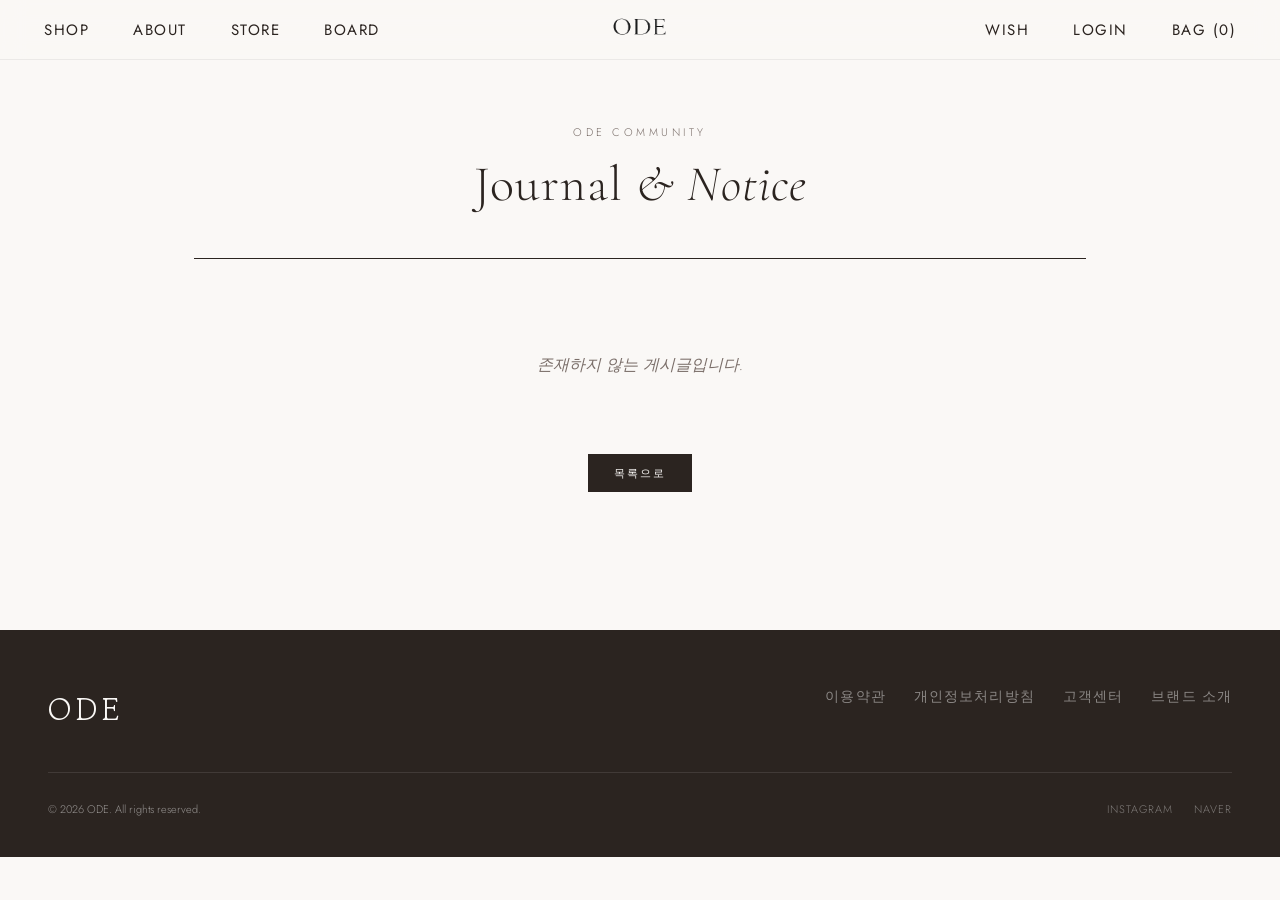
<file: board-view.html>
<!DOCTYPE html>
<html lang="ko">
<head>
  <meta charset="UTF-8" />
  <meta name="viewport" content="width=device-width, initial-scale=1.0" />
  <title>BOARD — ODE</title>
  <link rel="preconnect" href="https://fonts.googleapis.com">
  <link rel="preconnect" href="https://fonts.gstatic.com" crossorigin>
  <link href="https://fonts.googleapis.com/css2?family=Cormorant+Garamond:ital,wght@0,300;0,400;0,500;1,300;1,400&family=Jost:wght@200;300;400;500&display=swap" rel="stylesheet">
  <link rel="stylesheet" href="style.css" />
  <link rel="stylesheet" href="cart.css" />
  <link rel="stylesheet" href="board.css" />
</head>
<body>

  <!-- CURSOR -->
  <div class="cursor" id="cursor"></div>
  <div class="cursor-follower" id="cursor-follower"></div>

  <!-- HEADER -->
  <header class="header" id="header" style="opacity:1">
    <nav class="nav-left">
      <div class="nav-item" id="nav-shop">
        <a href="shop.html" class="nav-link">SHOP</a>
      </div>
      <a href="about.html" class="nav-link">ABOUT</a>
      <a href="stockist.html" class="nav-link">STORE</a>
      <a href="board.html" class="nav-link">BOARD</a>
    </nav>
    <a href="index.html" class="logo">
      <img src="images/ode logo.png" alt="ODE" />
    </a>
    <nav class="nav-right">
      <a href="wishlist.html" class="nav-link">WISH</a>
      <a href="login.html" class="nav-link">LOGIN</a>
      <a href="cart.html" class="nav-link">BAG (<span class="bag-count-el">0</span>)</a>
    </nav>
    <button class="hamburger" id="hamburger" aria-label="메뉴">
      <span></span><span></span><span></span>
    </button>
  </header>
  <div class="mobile-menu" id="mobile-menu">
    <a href="shop.html" class="mobile-menu-link">SHOP</a>
    <a href="about.html" class="mobile-menu-link">ABOUT</a>
    <a href="stockist.html" class="mobile-menu-link">STORE</a>
    <a href="wishlist.html" class="mobile-menu-link">WISHLIST</a>
    <a href="board.html" class="mobile-menu-link">BOARD</a>
    <a href="login.html" class="mobile-menu-link">LOGIN</a>
  </div>

  <!-- POST VIEW -->
  <main class="boardpage">
    <div class="board-head">
      <p class="board-eyebrow">ODE COMMUNITY</p>
      <h1 class="board-title">Journal <em>&amp; Notice</em></h1>
    </div>

    <div id="post-view"><!-- rendered by board.js --></div>
  </main>

  <!-- FOOTER -->
  <footer class="footer">
    <div class="footer-top">
      <div class="footer-logo">ODE</div>
      <div class="footer-links">
        <a href="#">이용약관</a>
        <a href="#">개인정보처리방침</a>
        <a href="#">고객센터</a>
        <a href="about.html">브랜드 소개</a>
      </div>
    </div>
    <div class="footer-bottom">
      <p>© 2026 ODE. All rights reserved.</p>
      <div class="footer-sns">
        <a href="#">INSTAGRAM</a>
        <a href="#">NAVER</a>
      </div>
    </div>
  </footer>

  <script src="cart.js"></script>
  <script src="board.js"></script>
</body>
</html>
</file>
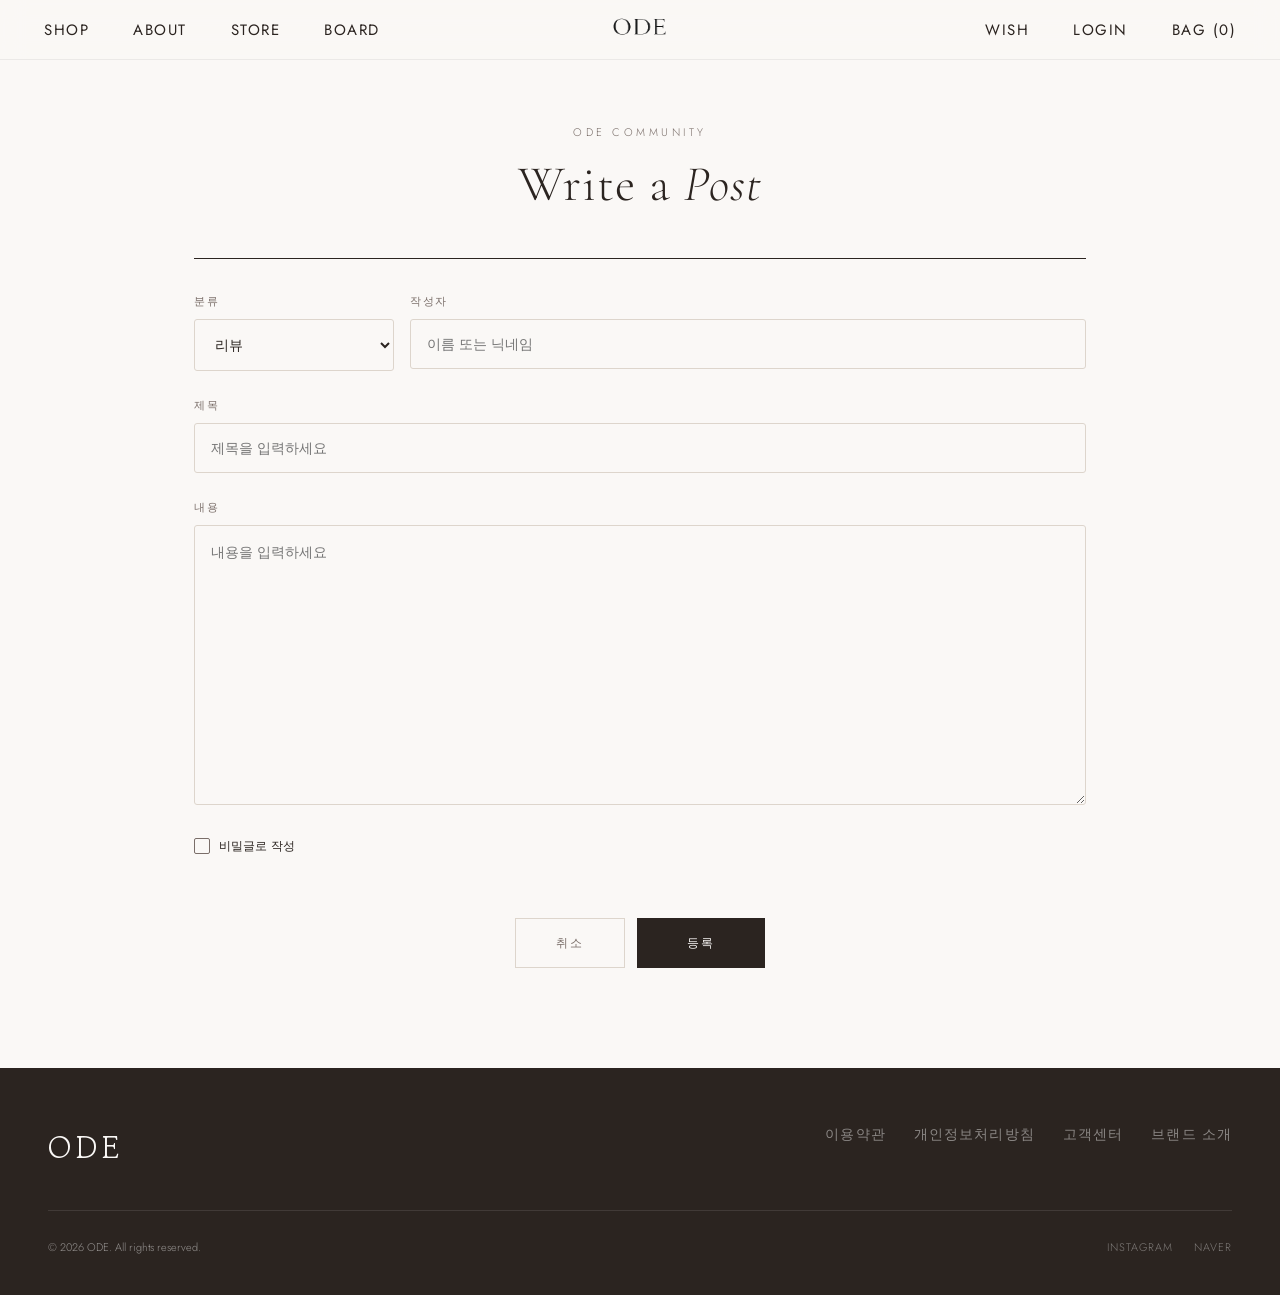
<file: board-write.html>
<!DOCTYPE html>
<html lang="ko">
<head>
  <meta charset="UTF-8" />
  <meta name="viewport" content="width=device-width, initial-scale=1.0" />
  <title>WRITE — ODE</title>
  <link rel="preconnect" href="https://fonts.googleapis.com">
  <link rel="preconnect" href="https://fonts.gstatic.com" crossorigin>
  <link href="https://fonts.googleapis.com/css2?family=Cormorant+Garamond:ital,wght@0,300;0,400;0,500;1,300;1,400&family=Jost:wght@200;300;400;500&display=swap" rel="stylesheet">
  <link rel="stylesheet" href="style.css" />
  <link rel="stylesheet" href="cart.css" />
  <link rel="stylesheet" href="board.css" />
</head>
<body>

  <!-- CURSOR -->
  <div class="cursor" id="cursor"></div>
  <div class="cursor-follower" id="cursor-follower"></div>

  <!-- HEADER -->
  <header class="header" id="header" style="opacity:1">
    <nav class="nav-left">
      <div class="nav-item" id="nav-shop">
        <a href="shop.html" class="nav-link">SHOP</a>
      </div>
      <a href="about.html" class="nav-link">ABOUT</a>
      <a href="stockist.html" class="nav-link">STORE</a>
      <a href="board.html" class="nav-link">BOARD</a>
    </nav>
    <a href="index.html" class="logo">
      <img src="images/ode logo.png" alt="ODE" />
    </a>
    <nav class="nav-right">
      <a href="wishlist.html" class="nav-link">WISH</a>
      <a href="login.html" class="nav-link">LOGIN</a>
      <a href="cart.html" class="nav-link">BAG (<span class="bag-count-el">0</span>)</a>
    </nav>
    <button class="hamburger" id="hamburger" aria-label="메뉴">
      <span></span><span></span><span></span>
    </button>
  </header>
  <div class="mobile-menu" id="mobile-menu">
    <a href="shop.html" class="mobile-menu-link">SHOP</a>
    <a href="about.html" class="mobile-menu-link">ABOUT</a>
    <a href="stockist.html" class="mobile-menu-link">STORE</a>
    <a href="wishlist.html" class="mobile-menu-link">WISHLIST</a>
    <a href="board.html" class="mobile-menu-link">BOARD</a>
    <a href="login.html" class="mobile-menu-link">LOGIN</a>
  </div>

  <!-- WRITE -->
  <main class="boardpage">
    <div class="board-head">
      <p class="board-eyebrow">ODE COMMUNITY</p>
      <h1 class="board-title">Write a <em>Post</em></h1>
    </div>

    <form class="write-form" id="write-form" novalidate>
      <div class="write-row">
        <div class="write-group" style="max-width:200px">
          <label class="write-label" for="w-cat">분류</label>
          <select class="write-select" id="w-cat">
            <option value="review">리뷰</option>
            <option value="qna">Q&amp;A</option>
            <option value="free">자유</option>
            <option value="notice">공지</option>
          </select>
        </div>
        <div class="write-group">
          <label class="write-label" for="w-author">작성자</label>
          <input class="write-input" type="text" id="w-author" placeholder="이름 또는 닉네임" />
        </div>
      </div>

      <div class="write-group">
        <label class="write-label" for="w-title">제목</label>
        <input class="write-input" type="text" id="w-title" placeholder="제목을 입력하세요" />
      </div>

      <div class="write-group">
        <label class="write-label" for="w-body">내용</label>
        <textarea class="write-textarea" id="w-body" placeholder="내용을 입력하세요"></textarea>
      </div>

      <label class="write-secret">
        <input type="checkbox" id="w-secret" />
        <span class="write-secret-box"></span>
        <span class="write-secret-text">비밀글로 작성</span>
      </label>

      <span class="write-err" id="w-err"></span>

      <div class="write-actions">
        <a href="board.html" class="write-cancel">취소</a>
        <button type="submit" class="write-submit">등록</button>
      </div>
    </form>
  </main>

  <!-- FOOTER -->
  <footer class="footer">
    <div class="footer-top">
      <div class="footer-logo">ODE</div>
      <div class="footer-links">
        <a href="#">이용약관</a>
        <a href="#">개인정보처리방침</a>
        <a href="#">고객센터</a>
        <a href="about.html">브랜드 소개</a>
      </div>
    </div>
    <div class="footer-bottom">
      <p>© 2026 ODE. All rights reserved.</p>
      <div class="footer-sns">
        <a href="#">INSTAGRAM</a>
        <a href="#">NAVER</a>
      </div>
    </div>
  </footer>

  <script src="cart.js"></script>
  <script src="board.js"></script>
</body>
</html>
</file>
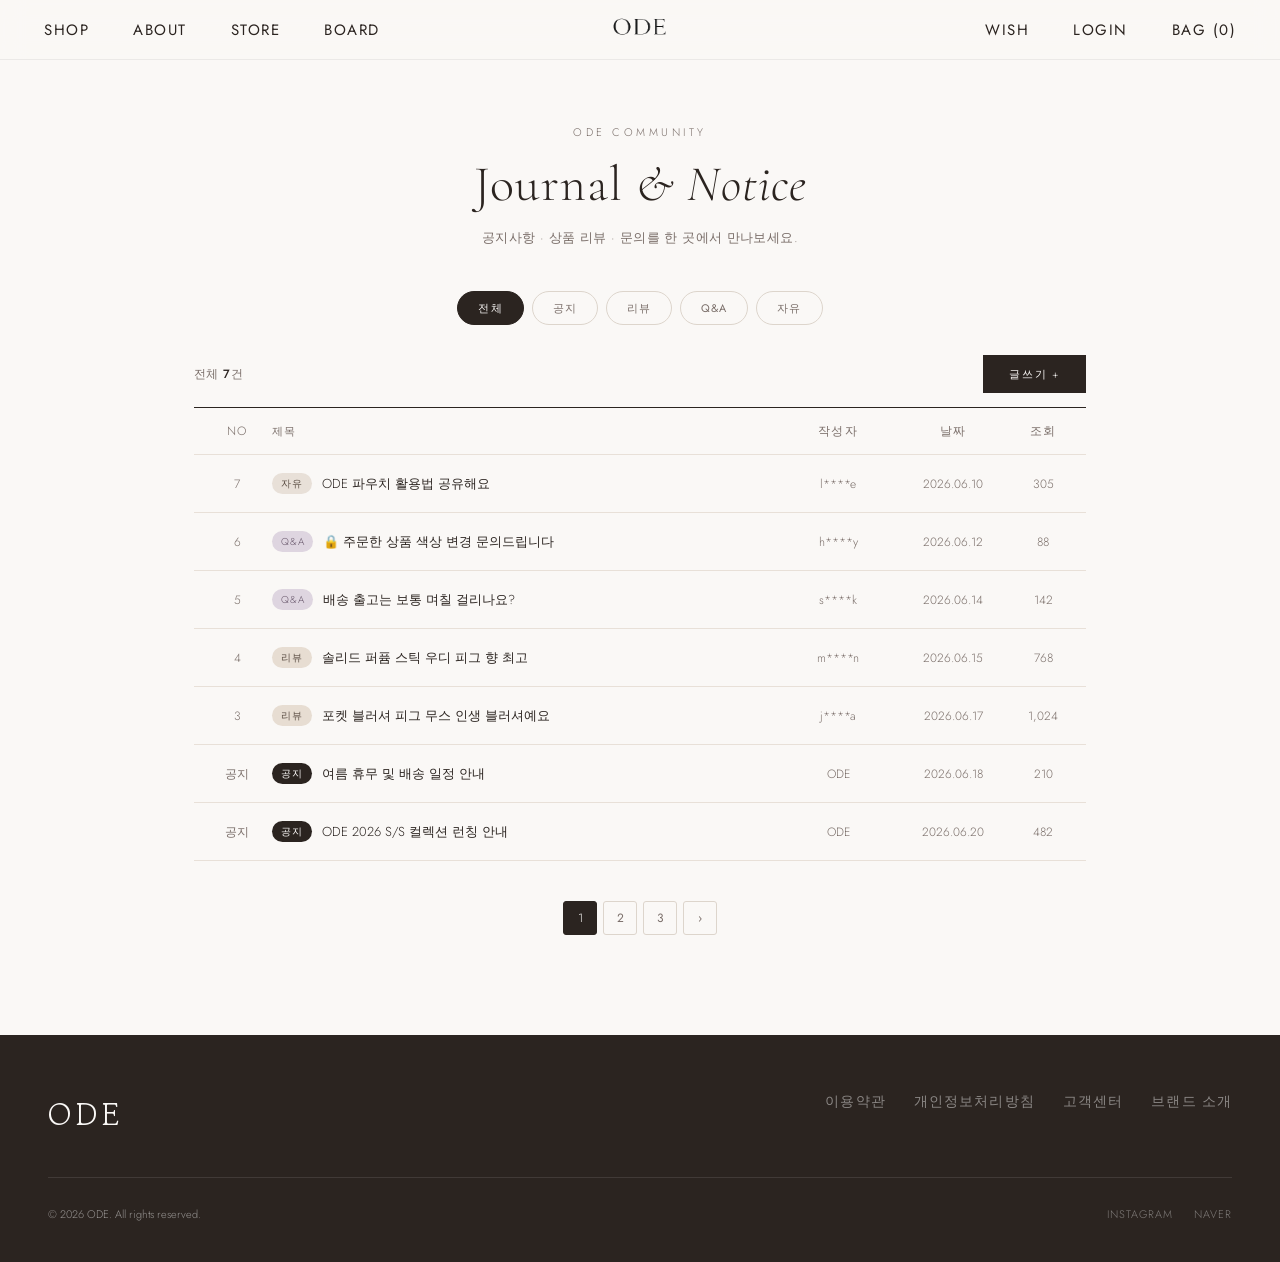
<file: board.html>
<!DOCTYPE html>
<html lang="ko">
<head>
  <meta charset="UTF-8" />
  <meta name="viewport" content="width=device-width, initial-scale=1.0" />
  <title>BOARD — ODE</title>
  <link rel="preconnect" href="https://fonts.googleapis.com">
  <link rel="preconnect" href="https://fonts.gstatic.com" crossorigin>
  <link href="https://fonts.googleapis.com/css2?family=Cormorant+Garamond:ital,wght@0,300;0,400;0,500;1,300;1,400&family=Jost:wght@200;300;400;500&display=swap" rel="stylesheet">
  <link rel="stylesheet" href="style.css" />
  <link rel="stylesheet" href="cart.css" />
  <link rel="stylesheet" href="board.css" />
</head>
<body>

  <!-- CURSOR -->
  <div class="cursor" id="cursor"></div>
  <div class="cursor-follower" id="cursor-follower"></div>

  <!-- HEADER -->
  <header class="header" id="header" style="opacity:1">
    <nav class="nav-left">
      <div class="nav-item" id="nav-shop">
        <a href="shop.html" class="nav-link">SHOP</a>
      </div>
      <a href="about.html" class="nav-link">ABOUT</a>
      <a href="stockist.html" class="nav-link">STORE</a>
      <a href="board.html" class="nav-link">BOARD</a>
    </nav>
    <a href="index.html" class="logo">
      <img src="images/ode logo.png" alt="ODE" />
    </a>
    <nav class="nav-right">
      <a href="wishlist.html" class="nav-link">WISH</a>
      <a href="login.html" class="nav-link">LOGIN</a>
      <a href="cart.html" class="nav-link">BAG (<span class="bag-count-el">0</span>)</a>
    </nav>
    <button class="hamburger" id="hamburger" aria-label="메뉴">
      <span></span><span></span><span></span>
    </button>
  </header>
  <div class="mobile-menu" id="mobile-menu">
    <a href="shop.html" class="mobile-menu-link">SHOP</a>
    <a href="about.html" class="mobile-menu-link">ABOUT</a>
    <a href="stockist.html" class="mobile-menu-link">STORE</a>
    <a href="wishlist.html" class="mobile-menu-link">WISHLIST</a>
    <a href="board.html" class="mobile-menu-link">BOARD</a>
    <a href="login.html" class="mobile-menu-link">LOGIN</a>
  </div>

  <!-- BOARD LIST -->
  <main class="boardpage">
    <div class="board-head">
      <p class="board-eyebrow">ODE COMMUNITY</p>
      <h1 class="board-title">Journal <em>&amp; Notice</em></h1>
      <p class="board-desc">공지사항 · 상품 리뷰 · 문의를 한 곳에서 만나보세요.</p>
    </div>

    <div class="board-tabs">
      <button class="board-tab" data-cat="all">전체</button>
      <button class="board-tab" data-cat="notice">공지</button>
      <button class="board-tab" data-cat="review">리뷰</button>
      <button class="board-tab" data-cat="qna">Q&amp;A</button>
      <button class="board-tab" data-cat="free">자유</button>
    </div>

    <div class="board-toolbar">
      <span class="board-total" id="board-total"></span>
      <a href="board-write.html" class="board-write-btn">글쓰기 +</a>
    </div>

    <div class="board-list" id="board-list"></div>

    <div class="board-pagination">
      <span class="on">1</span><button>2</button><button>3</button><button>›</button>
    </div>
  </main>

  <!-- FOOTER -->
  <footer class="footer">
    <div class="footer-top">
      <div class="footer-logo">ODE</div>
      <div class="footer-links">
        <a href="#">이용약관</a>
        <a href="#">개인정보처리방침</a>
        <a href="#">고객센터</a>
        <a href="about.html">브랜드 소개</a>
      </div>
    </div>
    <div class="footer-bottom">
      <p>© 2026 ODE. All rights reserved.</p>
      <div class="footer-sns">
        <a href="#">INSTAGRAM</a>
        <a href="#">NAVER</a>
      </div>
    </div>
  </footer>

  <script src="cart.js"></script>
  <script src="board.js"></script>
</body>
</html>
</file>
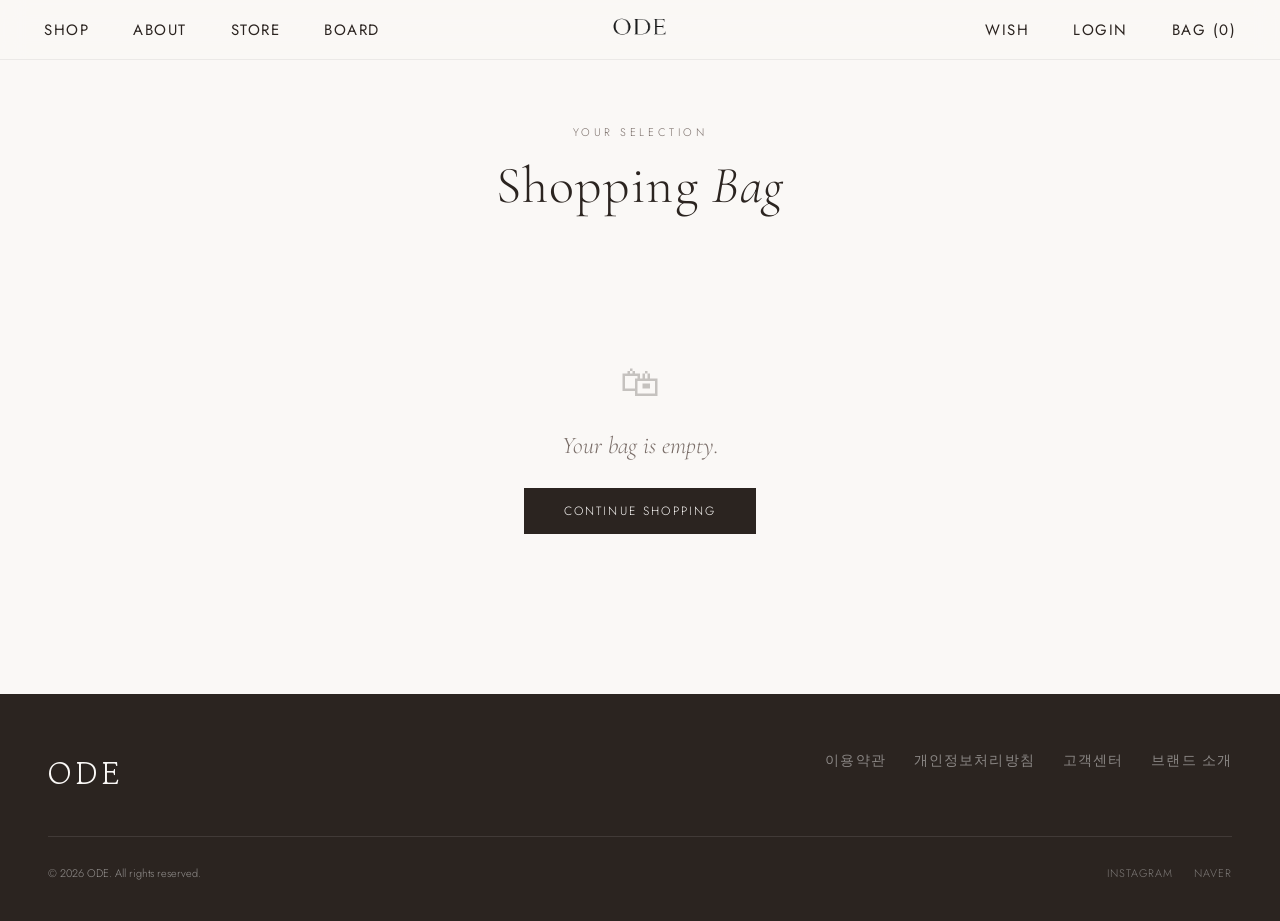
<file: cart.html>
<!DOCTYPE html>
<html lang="ko">
<head>
  <meta charset="UTF-8" />
  <meta name="viewport" content="width=device-width, initial-scale=1.0" />
  <title>SHOPPING BAG — ODE</title>
  <link rel="preconnect" href="https://fonts.googleapis.com">
  <link rel="preconnect" href="https://fonts.gstatic.com" crossorigin>
  <link href="https://fonts.googleapis.com/css2?family=Cormorant+Garamond:ital,wght@0,300;0,400;0,500;1,300;1,400&family=Jost:wght@200;300;400;500&display=swap" rel="stylesheet">
  <link rel="stylesheet" href="style.css" />
  <link rel="stylesheet" href="cart.css" />
  <link rel="stylesheet" href="cart-page.css" />
</head>
<body>

  <!-- CURSOR -->
  <div class="cursor" id="cursor"></div>
  <div class="cursor-follower" id="cursor-follower"></div>

  <!-- HEADER -->
  <header class="header" id="header" style="opacity:1">
    <nav class="nav-left">
      <div class="nav-item" id="nav-shop">
        <a href="shop.html" class="nav-link">SHOP</a>
      </div>
      <a href="about.html" class="nav-link">ABOUT</a>
      <a href="stockist.html" class="nav-link">STORE</a>
      <a href="board.html" class="nav-link">BOARD</a>
    </nav>
    <a href="index.html" class="logo">
      <img src="images/ode logo.png" alt="ODE" />
    </a>
    <nav class="nav-right">
      <a href="wishlist.html" class="nav-link">WISH</a>
      <a href="login.html" class="nav-link">LOGIN</a>
      <a href="cart.html" class="nav-link">BAG (<span class="bag-count-el">0</span>)</a>
    </nav>
    <button class="hamburger" id="hamburger" aria-label="메뉴">
      <span></span><span></span><span></span>
    </button>
  </header>
  <div class="mobile-menu" id="mobile-menu">
    <a href="shop.html" class="mobile-menu-link">SHOP</a>
    <a href="about.html" class="mobile-menu-link">ABOUT</a>
    <a href="stockist.html" class="mobile-menu-link">STORE</a>
    <a href="wishlist.html" class="mobile-menu-link">WISHLIST</a>
    <a href="board.html" class="mobile-menu-link">BOARD</a>
    <a href="login.html" class="mobile-menu-link">LOGIN</a>
  </div>

  <!-- CART PAGE -->
  <main class="cartpage">
    <div class="cartpage-head">
      <p class="cartpage-eyebrow">YOUR SELECTION</p>
      <h1 class="cartpage-title">Shopping <em>Bag</em></h1>
    </div>

    <div class="cartpage-body" id="cartpage-body">
      <!-- rendered by cart-page.js -->
    </div>
  </main>

  <!-- FOOTER -->
  <footer class="footer">
    <div class="footer-top">
      <div class="footer-logo">ODE</div>
      <div class="footer-links">
        <a href="#">이용약관</a>
        <a href="#">개인정보처리방침</a>
        <a href="#">고객센터</a>
        <a href="about.html">브랜드 소개</a>
      </div>
    </div>
    <div class="footer-bottom">
      <p>© 2026 ODE. All rights reserved.</p>
      <div class="footer-sns">
        <a href="#">INSTAGRAM</a>
        <a href="#">NAVER</a>
      </div>
    </div>
  </footer>

  <script src="cart.js"></script>
  <script src="cart-page.js"></script>
</body>
</html>
</file>
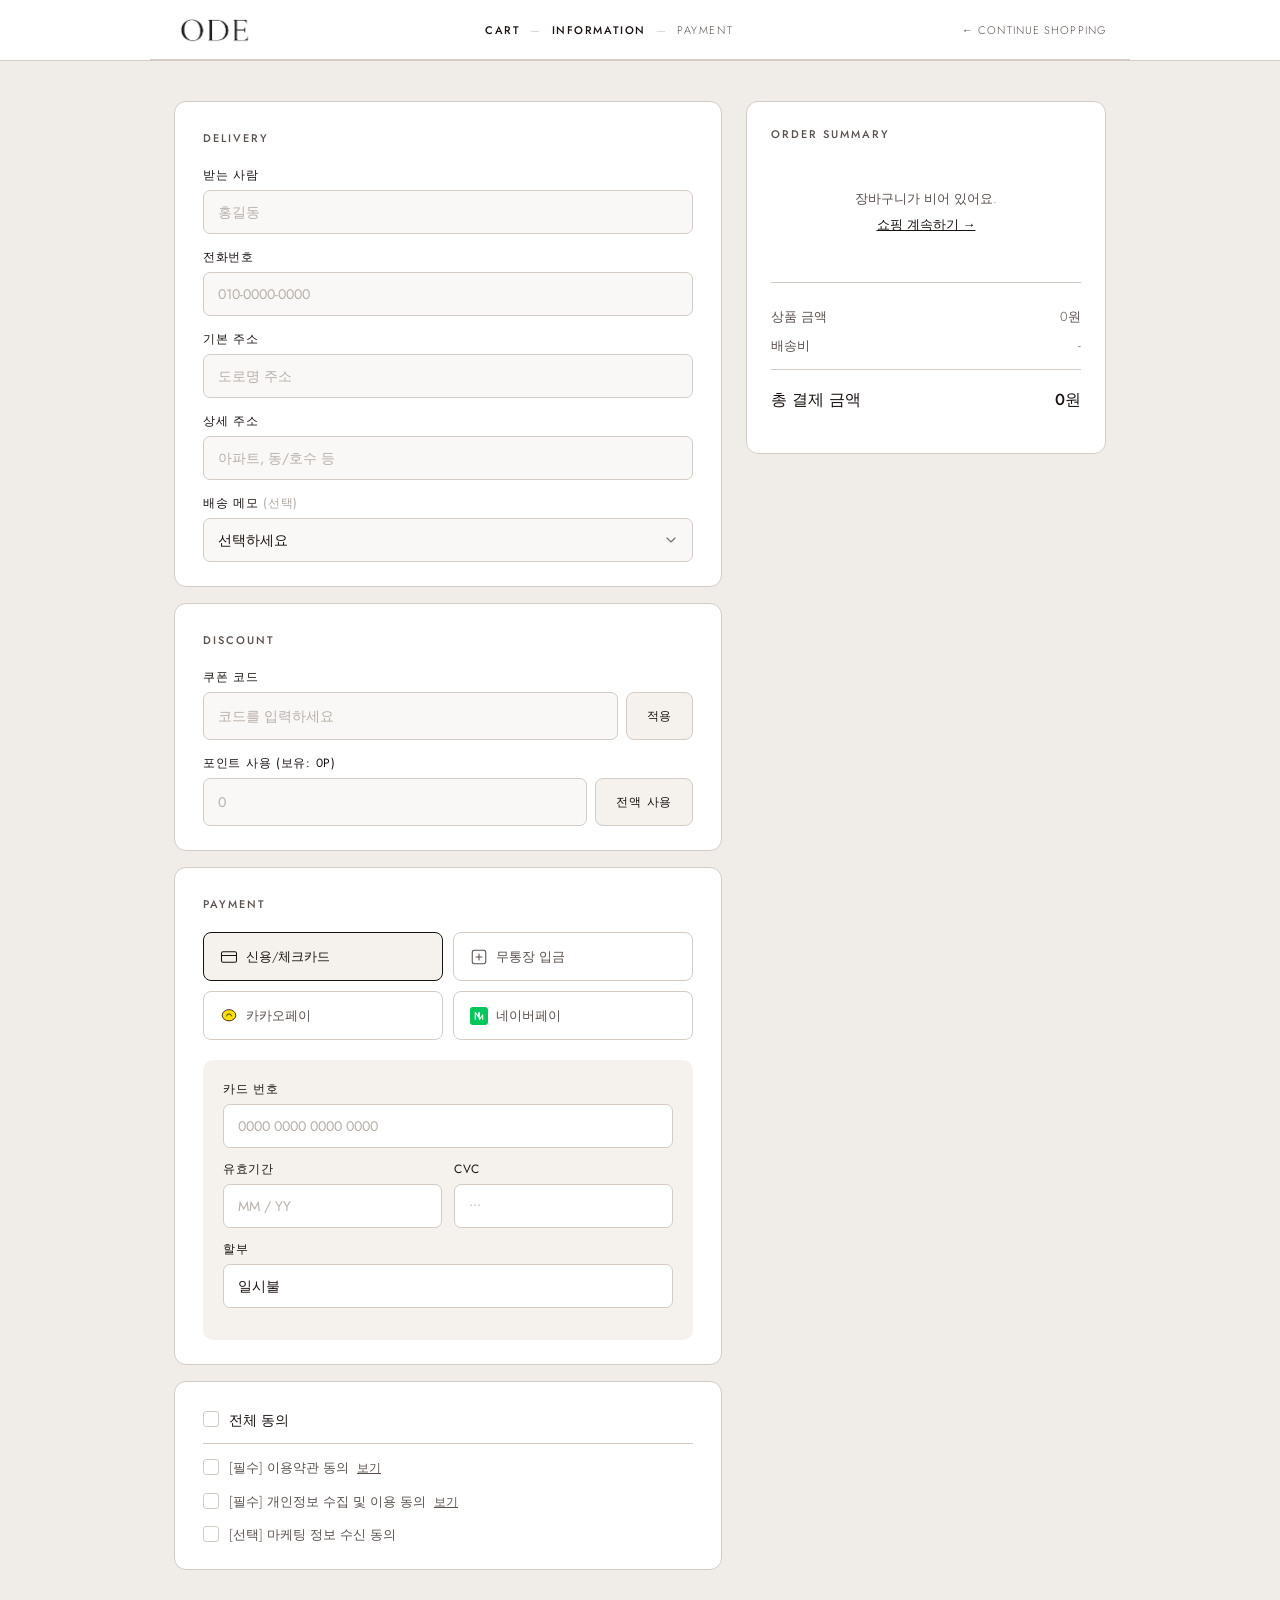
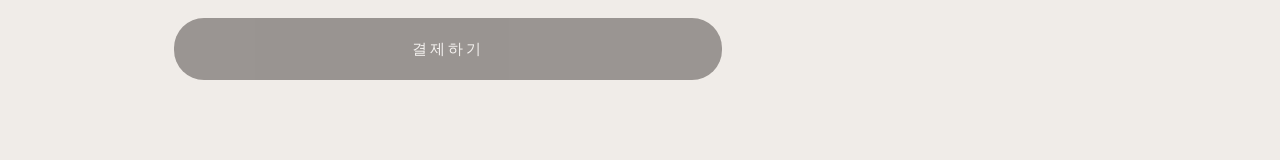
<file: checkout.html>
<!DOCTYPE html>
<html lang="ko">
<head>
  <meta charset="UTF-8" />
  <meta name="viewport" content="width=device-width, initial-scale=1.0" />
  <title>CHECKOUT — ODE</title>
  <link rel="preconnect" href="https://fonts.googleapis.com">
  <link rel="preconnect" href="https://fonts.gstatic.com" crossorigin>
  <link href="https://fonts.googleapis.com/css2?family=Cormorant+Garamond:ital,wght@0,300;0,400;0,500;1,300;1,400&family=Jost:wght@200;300;400;500&display=swap" rel="stylesheet">
  <link rel="stylesheet" href="style.css" />
  <link rel="stylesheet" href="checkout.css" />
</head>
<body>

  <!-- CURSOR -->
  <div class="cursor" id="cursor"></div>
  <div class="cursor-follower" id="cursor-follower"></div>

  <!-- HEADER -->
  <div class="co-header-wrap"><header class="co-header">
    <a href="index.html" class="co-logo">
      <img src="images/ode logo.png" alt="ODE" />
    </a>
    <div class="co-steps">
      <span class="co-step active">CART</span>
      <span class="co-step-divider">—</span>
      <span class="co-step active">INFORMATION</span>
      <span class="co-step-divider">—</span>
      <span class="co-step">PAYMENT</span>
    </div>
    <a href="shop.html" class="co-back">← CONTINUE SHOPPING</a>
  </header></div>

  <!-- MAIN -->
  <main class="co-main">

    <!-- LEFT: FORM -->
    <section class="co-form-section">

      <!-- DELIVERY -->
      <div class="co-block">
        <h2 class="co-block-title">DELIVERY</h2>
        <div class="co-field">
          <label class="co-label" for="recipient">받는 사람</label>
          <input class="co-input" id="recipient" type="text" placeholder="홍길동" autocomplete="name" />
        </div>
        <div class="co-field">
          <label class="co-label" for="phone">전화번호</label>
          <input class="co-input" id="phone" type="tel" placeholder="010-0000-0000" autocomplete="tel" />
        </div>
        <div class="co-field">
          <label class="co-label" for="address1">기본 주소</label>
          <input class="co-input" id="address1" type="text" placeholder="도로명 주소" autocomplete="address-line1" />
        </div>
        <div class="co-field">
          <label class="co-label" for="address2">상세 주소</label>
          <input class="co-input" id="address2" type="text" placeholder="아파트, 동/호수 등" autocomplete="address-line2" />
        </div>
        <div class="co-field">
          <label class="co-label" for="memo">배송 메모 <span class="co-optional">(선택)</span></label>
          <select class="co-input co-select" id="memo">
            <option value="">선택하세요</option>
            <option>문 앞에 놔주세요</option>
            <option>경비실에 맡겨주세요</option>
            <option>부재시 연락 부탁드려요</option>
            <option>직접 입력</option>
          </select>
        </div>
      </div>

      <!-- COUPON / POINTS -->
      <div class="co-block">
        <h2 class="co-block-title">DISCOUNT</h2>
        <div class="co-field">
          <label class="co-label" for="coupon">쿠폰 코드</label>
          <div class="co-postcode-row">
            <input class="co-input" id="coupon" type="text" placeholder="코드를 입력하세요" />
            <button class="co-btn-secondary" type="button">적용</button>
          </div>
        </div>
        <div class="co-field">
          <label class="co-label" for="points">포인트 사용 <span class="co-points-avail" id="points-avail">(보유: 0P)</span></label>
          <div class="co-postcode-row">
            <input class="co-input" id="points" type="number" placeholder="0" min="0" />
            <button class="co-btn-secondary" type="button" id="use-all-points">전액 사용</button>
          </div>
        </div>
      </div>

      <!-- PAYMENT METHOD -->
      <div class="co-block">
        <h2 class="co-block-title">PAYMENT</h2>
        <div class="co-pay-options">
          <label class="co-pay-option">
            <input type="radio" name="payment" value="card" checked />
            <span class="co-pay-box">
              <svg width="18" height="18" viewBox="0 0 24 24" fill="none"><rect x="2" y="5" width="20" height="14" rx="2" stroke="currentColor" stroke-width="1.4"/><path d="M2 10h20" stroke="currentColor" stroke-width="1.4"/></svg>
              신용/체크카드
            </span>
          </label>
          <label class="co-pay-option">
            <input type="radio" name="payment" value="transfer" />
            <span class="co-pay-box">
              <svg width="18" height="18" viewBox="0 0 24 24" fill="none"><rect x="3" y="3" width="18" height="18" rx="3" stroke="currentColor" stroke-width="1.4"/><path d="M8 12h8M12 8v8" stroke="currentColor" stroke-width="1.4" stroke-linecap="round"/></svg>
              무통장 입금
            </span>
          </label>
          <label class="co-pay-option">
            <input type="radio" name="payment" value="kakao" />
            <span class="co-pay-box">
              <svg width="18" height="18" viewBox="0 0 24 24" fill="none"><ellipse cx="12" cy="11" rx="9" ry="7.5" fill="#FAE100"/><ellipse cx="12" cy="11" rx="9" ry="7.5" stroke="#3C1E1E" stroke-width="1.2"/><path d="M8.5 12.5l1.5-3h4l1.5 3" stroke="#3C1E1E" stroke-width="1.2" stroke-linejoin="round"/></svg>
              카카오페이
            </span>
          </label>
          <label class="co-pay-option">
            <input type="radio" name="payment" value="naver" />
            <span class="co-pay-box">
              <svg width="18" height="18" viewBox="0 0 24 24" fill="none"><rect width="24" height="24" rx="4" fill="#03C75A"/><path d="M7 17V7l4.5 6.5V7M12.5 7v10l4.5-6.5V17" stroke="white" stroke-width="1.4" stroke-linejoin="round"/></svg>
              네이버페이
            </span>
          </label>
        </div>

        <!-- 카드 상세 (card 선택 시) -->
        <div class="co-card-detail" id="co-card-detail">
          <div class="co-field">
            <label class="co-label" for="card-num">카드 번호</label>
            <input class="co-input" id="card-num" type="text" placeholder="0000 0000 0000 0000" maxlength="19" />
          </div>
          <div class="co-row">
            <div class="co-field">
              <label class="co-label" for="card-exp">유효기간</label>
              <input class="co-input" id="card-exp" type="text" placeholder="MM / YY" maxlength="7" />
            </div>
            <div class="co-field">
              <label class="co-label" for="card-cvc">CVC</label>
              <input class="co-input" id="card-cvc" type="text" placeholder="•••" maxlength="3" />
            </div>
          </div>
          <div class="co-field">
            <label class="co-label" for="installment">할부</label>
            <select class="co-input co-select" id="installment">
              <option>일시불</option>
              <option>2개월</option>
              <option>3개월</option>
              <option>6개월</option>
              <option>12개월</option>
            </select>
          </div>
        </div>
      </div>

      <!-- AGREE -->
      <div class="co-block co-block--agree">
        <label class="co-checkbox-row co-agree-all">
          <input type="checkbox" id="agree-all" />
          <span class="co-checkbox-box"></span>
          <span class="co-checkbox-label co-checkbox-label--bold">전체 동의</span>
        </label>
        <div class="co-agree-divider"></div>
        <label class="co-checkbox-row">
          <input type="checkbox" class="agree-item" />
          <span class="co-checkbox-box"></span>
          <span class="co-checkbox-label">[필수] 이용약관 동의 <a href="#" class="co-agree-link">보기</a></span>
        </label>
        <label class="co-checkbox-row">
          <input type="checkbox" class="agree-item" />
          <span class="co-checkbox-box"></span>
          <span class="co-checkbox-label">[필수] 개인정보 수집 및 이용 동의 <a href="#" class="co-agree-link">보기</a></span>
        </label>
        <label class="co-checkbox-row">
          <input type="checkbox" class="agree-item" />
          <span class="co-checkbox-box"></span>
          <span class="co-checkbox-label">[선택] 마케팅 정보 수신 동의</span>
        </label>
      </div>

      <button class="co-submit" id="co-submit" type="button">결제하기</button>

    </section>

    <!-- RIGHT: ORDER SUMMARY -->
    <aside class="co-summary">
      <div class="co-summary-inner">
        <h2 class="co-summary-title">ORDER SUMMARY</h2>

        <div class="co-summary-items" id="co-summary-items">
          <!-- JS로 채워짐 -->
          <div class="co-summary-empty">장바구니가 비어 있어요.<br/><a href="shop.html">쇼핑 계속하기 →</a></div>
        </div>

        <div class="co-summary-calc">
          <div class="co-calc-row">
            <span>상품 금액</span>
            <span id="co-subtotal">0원</span>
          </div>
          <div class="co-calc-row">
            <span>배송비</span>
            <span id="co-shipping">3,000원</span>
          </div>
          <div class="co-calc-row co-calc-row--discount" id="co-discount-row" style="display:none">
            <span>할인</span>
            <span id="co-discount">-0원</span>
          </div>
          <div class="co-calc-divider"></div>
          <div class="co-calc-row co-calc-row--total">
            <span>총 결제 금액</span>
            <span id="co-total">0원</span>
          </div>
          <p class="co-free-ship-note" id="co-free-ship-note"></p>
        </div>
      </div>
    </aside>

  </main>

  <!-- TOAST -->
  <div class="toast" id="toast"></div>

  <script src="cart.js"></script>
  <script src="main.js"></script>
  <script src="checkout.js"></script>
</body>
</html>
</file>
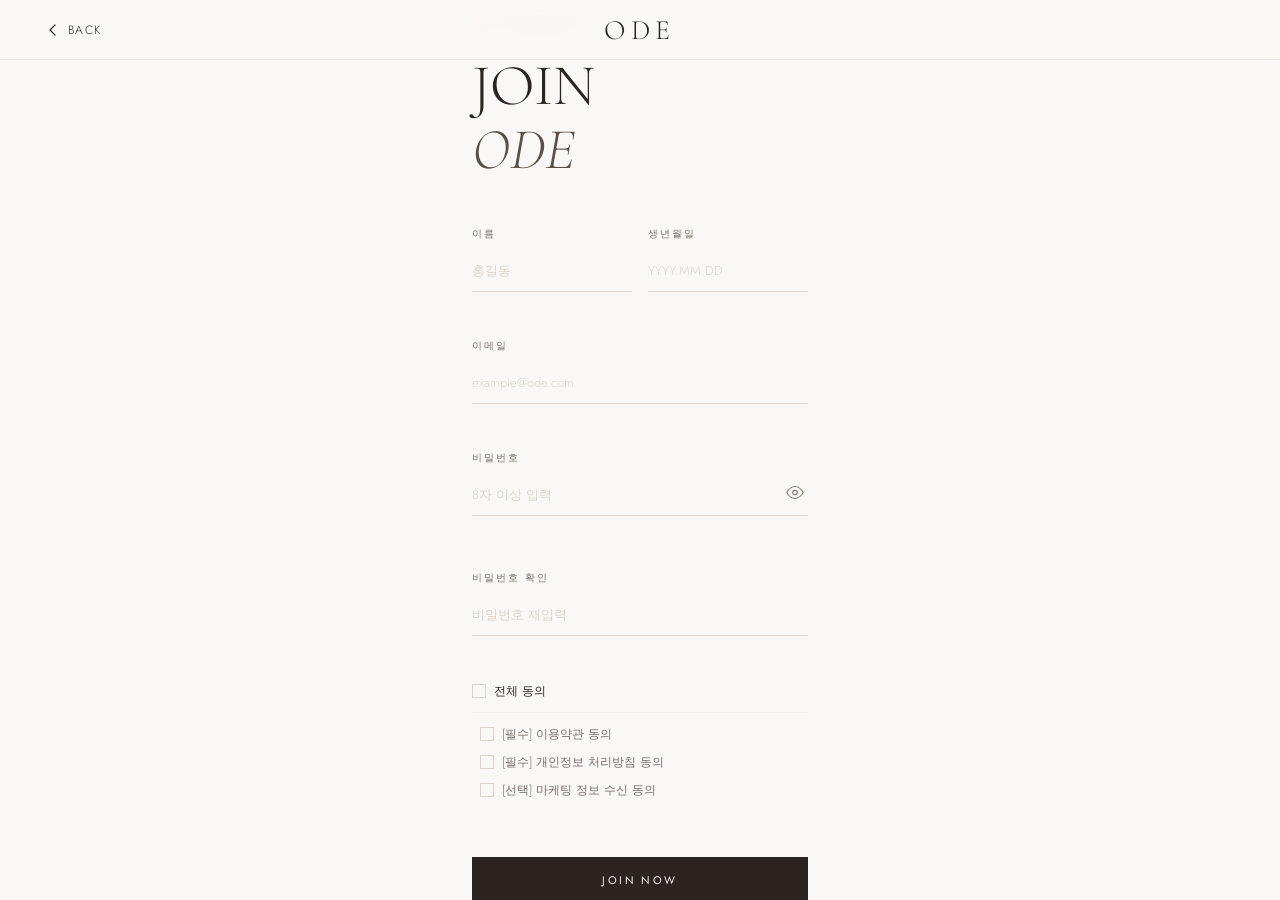
<file: join.html>
<!DOCTYPE html>
<html lang="ko">
<head>
  <meta charset="UTF-8" />
  <meta name="viewport" content="width=device-width, initial-scale=1.0" />
  <title>JOIN — ODE</title>
  <link rel="preconnect" href="https://fonts.googleapis.com">
  <link rel="preconnect" href="https://fonts.gstatic.com" crossorigin>
  <link href="https://fonts.googleapis.com/css2?family=Cormorant+Garamond:ital,wght@0,300;0,400;1,300;1,400&family=Jost:wght@200;300;400;500&display=swap" rel="stylesheet">
  <link rel="stylesheet" href="login.css" />
</head>
<body>

  <!-- CURSOR -->
  <div class="cursor" id="cursor"></div>
  <div class="cursor-follower" id="cursor-follower"></div>

  <!-- HEADER -->
  <header class="header">
    <a href="login.html" class="back-btn">
      <svg width="18" height="18" viewBox="0 0 18 18" fill="none">
        <path d="M11 4L6 9l5 5" stroke="currentColor" stroke-width="1.2" stroke-linecap="round" stroke-linejoin="round"/>
      </svg>
      BACK
    </a>
    <a href="index.html" class="logo">ODE</a>
    <div style="width:80px"></div>
  </header>

  <!-- MAIN -->
  <main class="main">
    <div class="form-wrap">

      <!-- SIGNUP FORM -->
      <div class="form-section" id="signup-section">

        <div class="brand-line">
          <span class="brand-tag">ODE MEMBERSHIP</span>
        </div>
        <h1 class="form-title">JOIN<br/><em>ODE</em></h1>

        <form class="form" id="signup-form" novalidate>
          <div class="field-row">
            <div class="field-group">
              <label class="field-label">이름</label>
              <input class="field-input" type="text" id="signup-name" placeholder="홍길동" />
              <span class="field-error" id="signup-name-err"></span>
            </div>
            <div class="field-group">
              <label class="field-label">생년월일</label>
              <input class="field-input" type="text" id="signup-birth" placeholder="YYYY.MM.DD" maxlength="10" />
            </div>
          </div>
          <div class="field-group">
            <label class="field-label">이메일</label>
            <input class="field-input" type="email" id="signup-email" placeholder="example@ode.com" />
            <span class="field-error" id="signup-email-err"></span>
          </div>
          <div class="field-group">
            <label class="field-label">비밀번호</label>
            <div class="pw-wrap">
              <input class="field-input" type="password" id="signup-pw" placeholder="8자 이상 입력" />
              <button type="button" class="pw-toggle" id="signup-pw-toggle">
                <svg class="eye-icon" id="signup-eye-show" width="18" height="18" viewBox="0 0 24 24" fill="none">
                  <path d="M1 12s4-8 11-8 11 8 11 8-4 8-11 8S1 12 1 12z" stroke="currentColor" stroke-width="1.4"/>
                  <circle cx="12" cy="12" r="3" stroke="currentColor" stroke-width="1.4"/>
                </svg>
                <svg class="eye-icon hidden" id="signup-eye-hide" width="18" height="18" viewBox="0 0 24 24" fill="none">
                  <path d="M17.94 17.94A10.07 10.07 0 0112 20c-7 0-11-8-11-8a18.45 18.45 0 015.06-5.94M9.9 4.24A9.12 9.12 0 0112 4c7 0 11 8 11 8a18.5 18.5 0 01-2.16 3.19M1 1l22 22" stroke="currentColor" stroke-width="1.4" stroke-linecap="round"/>
                </svg>
              </button>
            </div>
            <span class="field-error" id="signup-pw-err"></span>
            <div class="pw-strength" id="pw-strength">
              <div class="strength-bar" id="strength-bar"></div>
            </div>
            <span class="strength-label" id="strength-label"></span>
          </div>
          <div class="field-group">
            <label class="field-label">비밀번호 확인</label>
            <input class="field-input" type="password" id="signup-pw2" placeholder="비밀번호 재입력" />
            <span class="field-error" id="signup-pw2-err"></span>
          </div>
          <div class="terms-group">
            <label class="checkbox-wrap">
              <input type="checkbox" id="terms-all" />
              <span class="checkbox-custom"></span>
              <span class="checkbox-label bold">전체 동의</span>
            </label>
            <div class="terms-items">
              <label class="checkbox-wrap">
                <input type="checkbox" class="terms-item" id="terms1" />
                <span class="checkbox-custom"></span>
                <span class="checkbox-label">[필수] 이용약관 동의</span>
              </label>
              <label class="checkbox-wrap">
                <input type="checkbox" class="terms-item" id="terms2" />
                <span class="checkbox-custom"></span>
                <span class="checkbox-label">[필수] 개인정보 처리방침 동의</span>
              </label>
              <label class="checkbox-wrap">
                <input type="checkbox" class="terms-item" id="terms3" />
                <span class="checkbox-custom"></span>
                <span class="checkbox-label">[선택] 마케팅 정보 수신 동의</span>
              </label>
            </div>
            <span class="field-error" id="terms-err"></span>
          </div>
          <button type="submit" class="btn-submit">
            <span>JOIN NOW</span>
          </button>
        </form>

        <p class="switch-text">
          이미 회원이신가요?
          <a class="switch-btn" href="login.html">로그인</a>
        </p>
      </div>

    </div>
  </main>

  <!-- SUCCESS TOAST -->
  <div class="toast" id="toast"></div>

  <script>
    /* ── JOIN PAGE (standalone, no module) ── */
    const $ = (id) => document.getElementById(id);

    /* password show / hide */
    $('signup-pw-toggle').addEventListener('click', () => {
      const pw = $('signup-pw');
      const show = pw.type === 'password';
      pw.type = show ? 'text' : 'password';
      $('signup-eye-show').classList.toggle('hidden', show);
      $('signup-eye-hide').classList.toggle('hidden', !show);
    });

    /* 생년월일 자동 점(.) */
    $('signup-birth').addEventListener('input', (e) => {
      let v = e.target.value.replace(/[^0-9]/g, '').slice(0, 8);
      if (v.length > 6) v = v.slice(0,4) + '.' + v.slice(4,6) + '.' + v.slice(6);
      else if (v.length > 4) v = v.slice(0,4) + '.' + v.slice(4);
      e.target.value = v;
    });

    /* 비밀번호 강도 */
    function pwScore(v) {
      let s = 0;
      if (v.length >= 8) s++;
      if (/[A-Z]/.test(v) || /[a-z]/.test(v)) s++;
      if (/[0-9]/.test(v)) s++;
      if (/[^A-Za-z0-9]/.test(v)) s++;
      return s;
    }
    $('signup-pw').addEventListener('input', (e) => {
      const v = e.target.value;
      const bar = $('strength-bar');
      const label = $('strength-label');
      if (!v) { bar.style.width = '0%'; label.textContent = ''; bar.style.background = ''; return; }
      const score = pwScore(v);
      const pct = ['20%','40%','70%','100%'][Math.max(0, score - 1)] || '20%';
      const colors = ['#c98a8a','#d4a882','#a8b08a','#7d8a5f'];
      const texts  = ['약함','보통','양호','강함'];
      bar.style.width = pct;
      bar.style.background = colors[Math.max(0, score - 1)] || colors[0];
      label.textContent = texts[Math.max(0, score - 1)] || texts[0];
      label.style.color = colors[Math.max(0, score - 1)] || colors[0];
    });

    /* 전체 동의 ↔ 개별 동의 */
    const termsAll = $('terms-all');
    const termsItems = [...document.querySelectorAll('.terms-item')];
    termsAll.addEventListener('change', () => {
      termsItems.forEach(t => t.checked = termsAll.checked);
    });
    termsItems.forEach(t => t.addEventListener('change', () => {
      termsAll.checked = termsItems.every(x => x.checked);
    }));

    /* toast */
    function toast(msg) {
      const t = $('toast');
      t.textContent = msg;
      t.classList.add('show');
      setTimeout(() => t.classList.remove('show'), 2400);
    }

    /* 유효성 검사 + 제출 */
    function setErr(id, msg) { const el = $(id); if (el) el.textContent = msg || ''; }

    $('signup-form').addEventListener('submit', (e) => {
      e.preventDefault();
      let ok = true;
      ['signup-name-err','signup-email-err','signup-pw-err','signup-pw2-err','terms-err'].forEach(i => setErr(i,''));

      if (!$('signup-name').value.trim()) { setErr('signup-name-err','이름을 입력해 주세요.'); ok = false; }

      const email = $('signup-email').value.trim();
      if (!/^[^\s@]+@[^\s@]+\.[^\s@]+$/.test(email)) { setErr('signup-email-err','올바른 이메일을 입력해 주세요.'); ok = false; }

      const pw = $('signup-pw').value;
      if (pw.length < 8) { setErr('signup-pw-err','비밀번호는 8자 이상이어야 합니다.'); ok = false; }

      if ($('signup-pw2').value !== pw || !pw) { setErr('signup-pw2-err','비밀번호가 일치하지 않습니다.'); ok = false; }

      if (!$('terms1').checked || !$('terms2').checked) { setErr('terms-err','필수 약관에 동의해 주세요.'); ok = false; }

      if (!ok) return;

      toast('ODE 회원가입이 완료되었습니다.');
      setTimeout(() => { location.href = 'login.html'; }, 1600);
    });

    /* cursor (page-level, matches other pages) */
    const cursor = document.getElementById('cursor');
    const follower = document.getElementById('cursor-follower');
    if (cursor && follower) {
      let mx=0,my=0,fx=0,fy=0;
      window.addEventListener('mousemove', e => { mx=e.clientX; my=e.clientY; cursor.style.transform=`translate(-50%,-50%) translate(${mx}px,${my}px)`; });
      (function loop(){ fx+=(mx-fx)*0.15; fy+=(my-fy)*0.15; follower.style.transform=`translate(-50%,-50%) translate(${fx}px,${fy}px)`; requestAnimationFrame(loop); })();
    }
  </script>
</body>
</html>
</file>
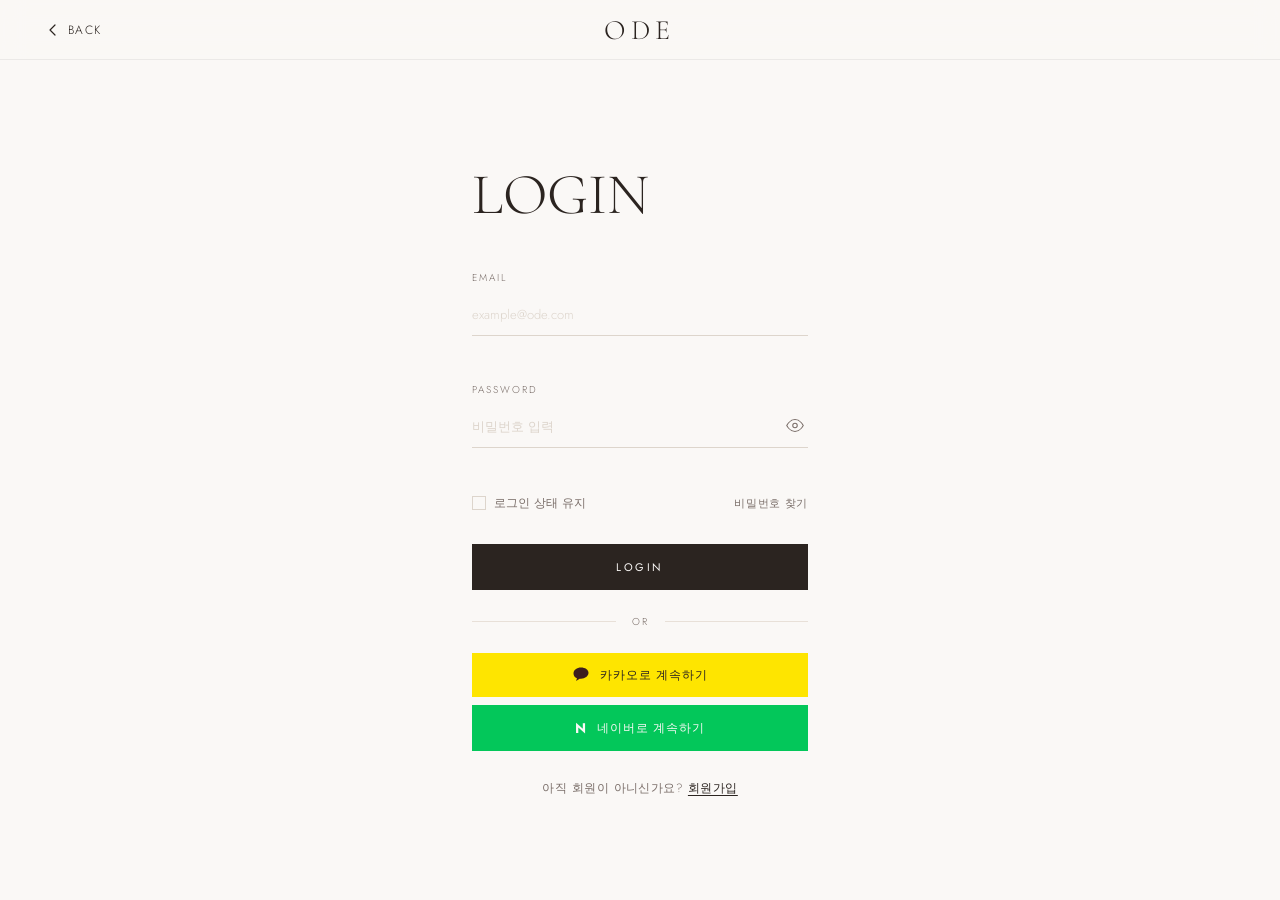
<file: login.html>
<!DOCTYPE html>
<html lang="ko">
<head>
  <meta charset="UTF-8" />
  <meta name="viewport" content="width=device-width, initial-scale=1.0" />
  <title>LOGIN — ODE</title>
  <link rel="preconnect" href="https://fonts.googleapis.com">
  <link rel="preconnect" href="https://fonts.gstatic.com" crossorigin>
  <link href="https://fonts.googleapis.com/css2?family=Cormorant+Garamond:ital,wght@0,300;0,400;1,300;1,400&family=Jost:wght@200;300;400;500&display=swap" rel="stylesheet">
  <link rel="stylesheet" href="login.css" />
</head>
<body>

  <!-- CURSOR -->
  <div class="cursor" id="cursor"></div>
  <div class="cursor-follower" id="cursor-follower"></div>

  <!-- HEADER -->
  <header class="header">
    <a href="index.html" class="back-btn">
      <svg width="18" height="18" viewBox="0 0 18 18" fill="none">
        <path d="M11 4L6 9l5 5" stroke="currentColor" stroke-width="1.2" stroke-linecap="round" stroke-linejoin="round"/>
      </svg>
      BACK
    </a>
    <a href="index.html" class="logo">ODE</a>
    <div style="width:80px"></div>
  </header>

  <!-- MAIN -->
  <main class="main">
    <div class="form-wrap" id="form-wrap">

      <!-- LOGIN FORM -->
      <div class="form-section" id="login-section">

        <h1 class="form-title">LOGIN</h1>

        <form class="form" id="login-form" novalidate>
          <div class="field-group">
            <label class="field-label">EMAIL</label>
            <input class="field-input" type="email" id="login-email" placeholder="example@ode.com" autocomplete="email" />
            <span class="field-error" id="login-email-err"></span>
          </div>
          <div class="field-group">
            <label class="field-label">PASSWORD</label>
            <div class="pw-wrap">
              <input class="field-input" type="password" id="login-pw" placeholder="비밀번호 입력" autocomplete="current-password" />
              <button type="button" class="pw-toggle" id="login-pw-toggle">
                <svg class="eye-icon" id="eye-show" width="18" height="18" viewBox="0 0 24 24" fill="none">
                  <path d="M1 12s4-8 11-8 11 8 11 8-4 8-11 8S1 12 1 12z" stroke="currentColor" stroke-width="1.4"/>
                  <circle cx="12" cy="12" r="3" stroke="currentColor" stroke-width="1.4"/>
                </svg>
                <svg class="eye-icon hidden" id="eye-hide" width="18" height="18" viewBox="0 0 24 24" fill="none">
                  <path d="M17.94 17.94A10.07 10.07 0 0112 20c-7 0-11-8-11-8a18.45 18.45 0 015.06-5.94M9.9 4.24A9.12 9.12 0 0112 4c7 0 11 8 11 8a18.5 18.5 0 01-2.16 3.19M1 1l22 22" stroke="currentColor" stroke-width="1.4" stroke-linecap="round"/>
                </svg>
              </button>
            </div>
            <span class="field-error" id="login-pw-err"></span>
          </div>
          <div class="form-options">
            <label class="checkbox-wrap">
              <input type="checkbox" id="remember" />
              <span class="checkbox-custom"></span>
              <span class="checkbox-label">로그인 상태 유지</span>
            </label>
            <a href="#" class="forgot-link">비밀번호 찾기</a>
          </div>
          <button type="submit" class="btn-submit" id="login-submit">
            <span id="login-btn-text">LOGIN</span>
            <div class="btn-spinner hidden" id="login-spinner"></div>
          </button>
        </form>

        <div class="divider"><span>OR</span></div>

        <div class="social-btns">
          <button class="social-btn kakao">
            <svg width="18" height="18" viewBox="0 0 18 18" fill="none">
              <path d="M9 1.5C4.86 1.5 1.5 4.14 1.5 7.38c0 2.1 1.38 3.93 3.45 4.98L4.08 15l3.6-2.37c.42.06.87.09 1.32.09 4.14 0 7.5-2.64 7.5-5.88S13.14 1.5 9 1.5z" fill="#3C1E1E"/>
            </svg>
            카카오로 계속하기
          </button>
          <button class="social-btn naver">
            <span class="naver-n">N</span>
            네이버로 계속하기
          </button>
        </div>

        <p class="switch-text">
          아직 회원이 아니신가요?
          <a class="switch-btn" href="join.html">회원가입</a>
        </p>
      </div>

      <!-- SIGNUP FORM -->
      <div class="form-section hidden" id="signup-section">

        <div class="brand-line">
          <span class="brand-tag">ODE MEMBERSHIP</span>
        </div>
        <h1 class="form-title">JOIN<br/><em>ODE</em></h1>

        <form class="form" id="signup-form" novalidate>
          <div class="field-row">
            <div class="field-group">
              <label class="field-label">이름</label>
              <input class="field-input" type="text" id="signup-name" placeholder="홍길동" />
              <span class="field-error" id="signup-name-err"></span>
            </div>
            <div class="field-group">
              <label class="field-label">생년월일</label>
              <input class="field-input" type="text" id="signup-birth" placeholder="YYYY.MM.DD" maxlength="10" />
            </div>
          </div>
          <div class="field-group">
            <label class="field-label">이메일</label>
            <input class="field-input" type="email" id="signup-email" placeholder="example@ode.com" />
            <span class="field-error" id="signup-email-err"></span>
          </div>
          <div class="field-group">
            <label class="field-label">비밀번호</label>
            <div class="pw-wrap">
              <input class="field-input" type="password" id="signup-pw" placeholder="8자 이상 입력" />
              <button type="button" class="pw-toggle" id="signup-pw-toggle">
                <svg class="eye-icon" width="18" height="18" viewBox="0 0 24 24" fill="none">
                  <path d="M1 12s4-8 11-8 11 8 11 8-4 8-11 8S1 12 1 12z" stroke="currentColor" stroke-width="1.4"/>
                  <circle cx="12" cy="12" r="3" stroke="currentColor" stroke-width="1.4"/>
                </svg>
              </button>
            </div>
            <span class="field-error" id="signup-pw-err"></span>
            <div class="pw-strength" id="pw-strength">
              <div class="strength-bar" id="strength-bar"></div>
            </div>
            <span class="strength-label" id="strength-label"></span>
          </div>
          <div class="field-group">
            <label class="field-label">비밀번호 확인</label>
            <input class="field-input" type="password" id="signup-pw2" placeholder="비밀번호 재입력" />
            <span class="field-error" id="signup-pw2-err"></span>
          </div>
          <div class="terms-group">
            <label class="checkbox-wrap">
              <input type="checkbox" id="terms-all" />
              <span class="checkbox-custom"></span>
              <span class="checkbox-label bold">전체 동의</span>
            </label>
            <div class="terms-items">
              <label class="checkbox-wrap">
                <input type="checkbox" class="terms-item" id="terms1" />
                <span class="checkbox-custom"></span>
                <span class="checkbox-label">[필수] 이용약관 동의</span>
              </label>
              <label class="checkbox-wrap">
                <input type="checkbox" class="terms-item" id="terms2" />
                <span class="checkbox-custom"></span>
                <span class="checkbox-label">[필수] 개인정보 처리방침 동의</span>
              </label>
              <label class="checkbox-wrap">
                <input type="checkbox" class="terms-item" id="terms3" />
                <span class="checkbox-custom"></span>
                <span class="checkbox-label">[선택] 마케팅 정보 수신 동의</span>
              </label>
            </div>
            <span class="field-error" id="terms-err"></span>
          </div>
          <button type="submit" class="btn-submit">
            <span>JOIN NOW</span>
          </button>
        </form>

        <p class="switch-text">
          이미 회원이신가요?
          <button class="switch-btn" id="go-login">로그인</button>
        </p>
      </div>

    </div>
  </main>

  <!-- SUCCESS TOAST -->
  <div class="toast" id="toast"></div>

  <script src="https://cdnjs.cloudflare.com/ajax/libs/gsap/3.12.5/gsap.min.js"></script>
  <script src="login.js"></script>
</body>
</html>
</file>
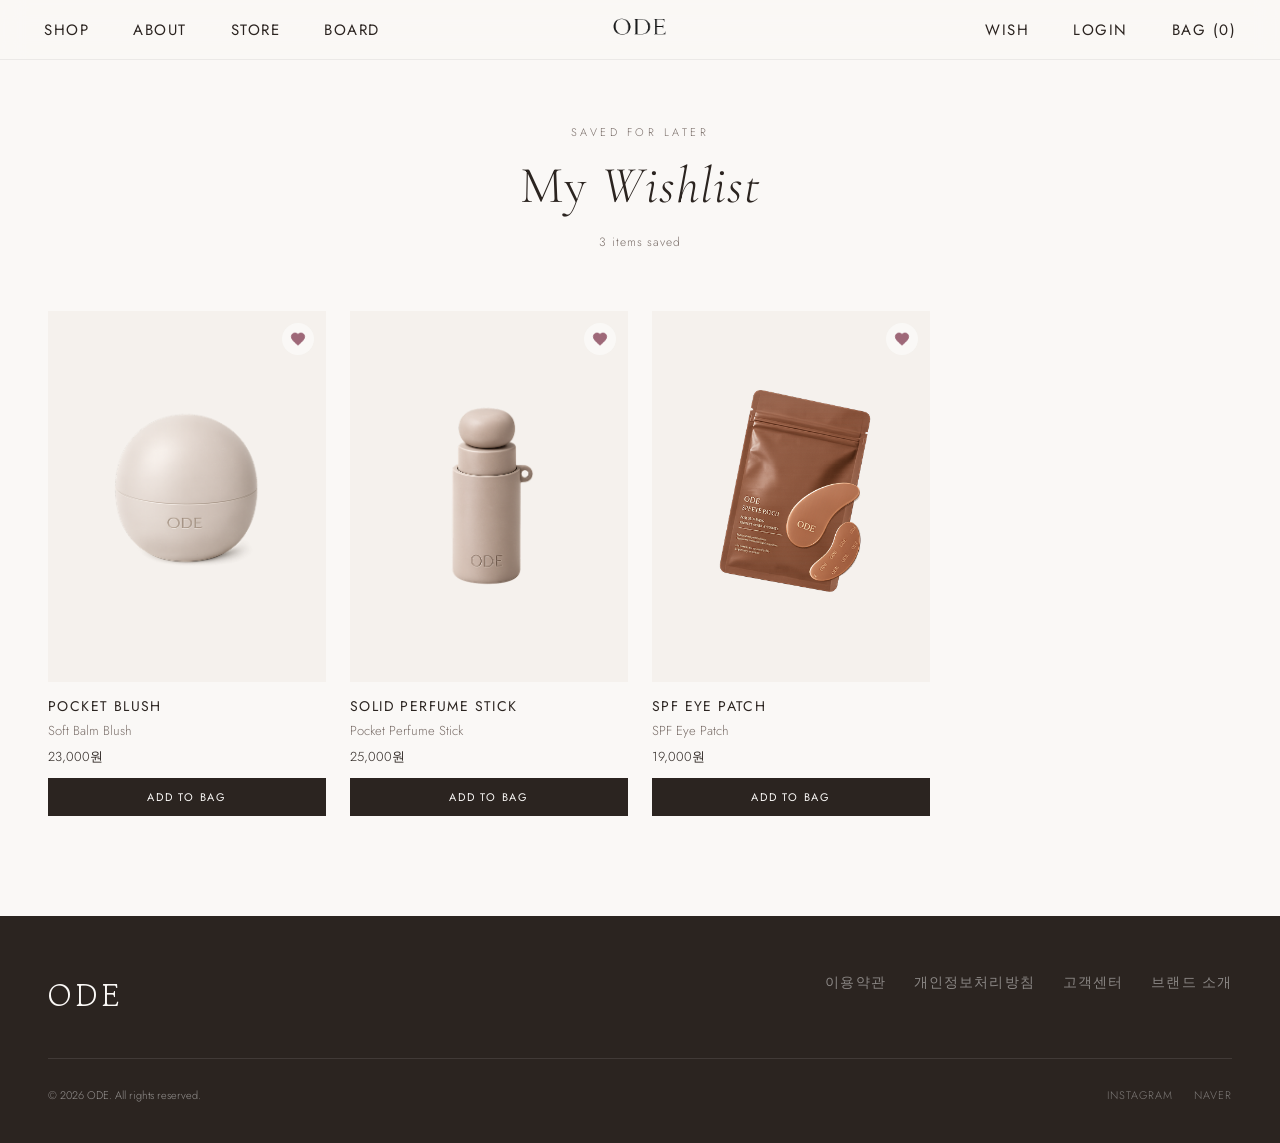
<file: wishlist.html>
<!DOCTYPE html>
<html lang="ko">
<head>
  <meta charset="UTF-8" />
  <meta name="viewport" content="width=device-width, initial-scale=1.0" />
  <title>WISHLIST — ODE</title>
  <link rel="preconnect" href="https://fonts.googleapis.com">
  <link rel="preconnect" href="https://fonts.gstatic.com" crossorigin>
  <link href="https://fonts.googleapis.com/css2?family=Cormorant+Garamond:ital,wght@0,300;0,400;0,500;1,300;1,400&family=Jost:wght@200;300;400;500&display=swap" rel="stylesheet">
  <link rel="stylesheet" href="style.css" />
  <link rel="stylesheet" href="cart.css" />
  <link rel="stylesheet" href="shop.css" />
  <link rel="stylesheet" href="wishlist.css" />
</head>
<body>

  <!-- CURSOR -->
  <div class="cursor" id="cursor"></div>
  <div class="cursor-follower" id="cursor-follower"></div>

  <!-- HEADER -->
  <header class="header" id="header" style="opacity:1">
    <nav class="nav-left">
      <div class="nav-item" id="nav-shop">
        <a href="shop.html" class="nav-link">SHOP</a>
      </div>
      <a href="about.html" class="nav-link">ABOUT</a>
      <a href="stockist.html" class="nav-link">STORE</a>
      <a href="board.html" class="nav-link">BOARD</a>
    </nav>
    <a href="index.html" class="logo">
      <img src="images/ode logo.png" alt="ODE" />
    </a>
    <nav class="nav-right">
      <a href="wishlist.html" class="nav-link">WISH</a>
      <a href="login.html" class="nav-link">LOGIN</a>
      <a href="cart.html" class="nav-link">BAG (<span class="bag-count-el">0</span>)</a>
    </nav>
    <button class="hamburger" id="hamburger" aria-label="메뉴">
      <span></span><span></span><span></span>
    </button>
  </header>
  <div class="mobile-menu" id="mobile-menu">
    <a href="shop.html" class="mobile-menu-link">SHOP</a>
    <a href="about.html" class="mobile-menu-link">ABOUT</a>
    <a href="stockist.html" class="mobile-menu-link">STORE</a>
    <a href="wishlist.html" class="mobile-menu-link">WISHLIST</a>
    <a href="board.html" class="mobile-menu-link">BOARD</a>
    <a href="login.html" class="mobile-menu-link">LOGIN</a>
  </div>

  <!-- WISHLIST -->
  <main class="wishpage">
    <div class="wishpage-head">
      <p class="wishpage-eyebrow">SAVED FOR LATER</p>
      <h1 class="wishpage-title">My <em>Wishlist</em></h1>
      <p class="wishpage-count" id="wish-count"></p>
    </div>

    <section class="shop-grid-section">
      <div class="shop-grid" id="wish-grid"></div>
    </section>
  </main>

  <!-- FOOTER -->
  <footer class="footer">
    <div class="footer-top">
      <div class="footer-logo">ODE</div>
      <div class="footer-links">
        <a href="#">이용약관</a>
        <a href="#">개인정보처리방침</a>
        <a href="#">고객센터</a>
        <a href="about.html">브랜드 소개</a>
      </div>
    </div>
    <div class="footer-bottom">
      <p>© 2026 ODE. All rights reserved.</p>
      <div class="footer-sns">
        <a href="#">INSTAGRAM</a>
        <a href="#">NAVER</a>
      </div>
    </div>
  </footer>

  <script src="cart.js"></script>
  <script src="wish.js"></script>
  <script src="wishlist.js"></script>
</body>
</html>
</file>
<file: style.css>
@import url('https://fonts.googleapis.com/css2?family=Cormorant+Garamond:ital,wght@0,300;0,400;0,500;1,300;1,400&family=Gowun+Batang:wght@400;700&family=Jost:wght@200;300;400;500&display=swap');

*, *::before, *::after { box-sizing: border-box; margin: 0; padding: 0; }
a, button { cursor: pointer !important; }

:root {
  --beige: #e8e0d8;
  --beige-light: #f5f1ed;
  --beige-mid: #ddd5cc;
  --brown: #5c4f45;
  --text: #2b2420;
  --text-light: #7a6e69;
  --white: #faf8f6;
}

body {
  font-family: 'Jost', sans-serif;
  background: var(--white);
  color: var(--text);
  font-weight: 300;
  overflow-x: hidden;
  cursor: auto;
}

/* ── CURSOR ── */
.cursor, .cursor-follower { display: none; }
.cursor {
  width: 6px; height: 6px;
  background: var(--text);
  border-radius: 50%;
  position: fixed;
  top: 0; left: 0;
  pointer-events: none;
  z-index: 9999;
  transform: translate(-50%, -50%);
}
.cursor-follower {
  width: 28px; height: 28px;
  border: 1px solid rgba(43,36,32,0.5);
  border-radius: 50%;
  position: fixed;
  top: 0; left: 0;
  pointer-events: none;
  z-index: 9998;
  transform: translate(-50%, -50%);
}

/* ── LOADER ── */
.loader {
  position: fixed;
  inset: 0;
  background: var(--beige-light);
  z-index: 1000;
  display: flex;
  flex-direction: column;
  align-items: center;
  justify-content: center;
  gap: 28px;
}
.loader-logo {
  font-family: 'Gowun Batang', 'Cormorant Garamond', serif;
  font-size: 52px;
  letter-spacing: 0.3em;
  color: var(--text);
}
.loader-bar {
  width: 160px;
  height: 1px;
  background: var(--beige-mid);
}
.loader-fill {
  height: 100%;
  width: 0%;
  background: var(--brown);
}

/* ── HEADER ── */
.header {
  position: fixed;
  top: 0; left: 0; right: 0;
  z-index: 100;
  display: flex;
  align-items: center;
  justify-content: space-between;
  padding: 0 44px;
  height: 60px;
  background: rgba(250,248,246,0.9);
  backdrop-filter: blur(12px);
  border-bottom: 1px solid rgba(0,0,0,0.06);
  opacity: 0;
}
.nav-left, .nav-right {
  display: flex;
  align-items: center;
  gap: 44px;
}
.nav-link {
  text-decoration: none;
  color: var(--text);
  font-size: 15px;
  letter-spacing: 0.1em;
  font-weight: 400;
  position: relative;
  cursor: pointer;
}
.nav-link::after {
  content: '';
  position: absolute;
  left: 0; bottom: -2px;
  width: 0; height: 1px;
  background: var(--text);
  transition: width 0.3s ease;
}
.nav-link:hover::after { width: 100%; }
.logo {
  position: absolute;
  left: 50%;
  transform: translateX(-50%);
}
.logo img { height: 22px; object-fit: contain; }

/* ── NAV ITEM WRAPPER ── */
.nav-item {
  position: static;
  padding: 20px 0;
  margin: -20px 0;
}

/* ── MEGA MENU ── */
.mega-menu {
  position: fixed;
  top: 60px;
  left: 0; right: 0;
  background: var(--white);
  border-top: 1px solid var(--beige);
  border-bottom: 1px solid var(--beige);
  z-index: 99;
  opacity: 0;
  pointer-events: none;
  transform: translateY(-8px);
  transition: opacity 0.28s ease, transform 0.28s ease;
}
.mega-menu.open {
  opacity: 1;
  pointer-events: all;
  transform: translateY(0);
}
.mega-inner {
  max-width: 1200px;
  margin: 0 auto;
  padding: 32px 48px 40px;
  display: flex;
  flex-direction: column;
  align-items: center;
  width: 100%;
}

/* 탭 */
.mega-tabs {
  display: flex;
  gap: 0;
  margin-bottom: 32px;
  border-bottom: 1px solid var(--beige);
  width: 100%;
  justify-content: center;
}
.mega-tab {
  background: none;
  border: none;
  padding: 0 24px 14px;
  font-family: 'Jost', sans-serif;
  font-size: 12px;
  letter-spacing: 0.14em;
  color: var(--text-light);
  cursor: pointer;
  position: relative;
  transition: color 0.2s;
}
.mega-tab::after {
  content: '';
  position: absolute;
  bottom: -1px; left: 0; right: 0;
  height: 2px;
  background: var(--text);
  transform: scaleX(0);
  transition: transform 0.2s ease;
}
.mega-tab.active {
  color: var(--text);
  font-weight: 500;
}
.mega-tab.active::after { transform: scaleX(1); }
.mega-tab:hover { color: var(--text); }

/* 탭 구분선 */
.mega-tab-divider {
  width: 1px;
  background: var(--beige-mid);
  margin: 0 8px 14px;
  align-self: stretch;
}
.collection-tab { color: var(--brown) !important; font-weight: 500; }
.collection-tab.active { color: var(--brown) !important; }
.collection-tab.active::after { background: var(--brown); }

/* 제품 그리드 */
.mega-products {
  display: grid;
  grid-template-columns: repeat(4, 1fr);
  gap: 20px;
  min-height: 240px;
  align-items: start;
  width: 100%;
}
.mega-card {
  cursor: pointer;
  padding: 20px;
  background: var(--beige-light);
  border-radius: 16px;
  transition: background 0.2s;
  position: relative;
  text-decoration: none;
  display: block;
}
.mega-card:hover { background: var(--beige); }
.mega-card-badge {
  display: inline-block;
  padding: 3px 10px;
  background: var(--text);
  color: var(--white);
  font-size: 9px;
  letter-spacing: 0.1em;
  border-radius: 20px;
  margin-bottom: 14px;
}
.mega-card-badge.new-badge { background: var(--brown); }
.mega-card-img {
  width: 100%;
  aspect-ratio: 1;
  object-fit: contain;
  object-position: center;
  margin-bottom: 16px;
}
.mega-card-name {
  font-size: 12px;
  letter-spacing: 0.08em;
  font-weight: 500;
  margin-bottom: 4px;
  color: var(--text);
}
.mega-card-sub {
  font-size: 12px;
  color: var(--text-light);
}

/* 컬렉션 카드 */
.mega-collection-grid {
  display: flex;
  gap: 16px;
  justify-content: center;
  width: 100%;
  grid-column: 1 / -1;
}
.mega-col-card {
  flex: 0 0 180px;
  border-radius: 16px;
  overflow: hidden;
  position: relative;
  aspect-ratio: 3 / 4;
  cursor: auto;
}
.mega-col-new-badge {
  position: absolute;
  top: 10px; left: 10px;
  background: var(--white);
  color: var(--text);
  font-size: 9px;
  letter-spacing: 0.12em;
  padding: 3px 10px;
  border-radius: 20px;
  font-weight: 500;
  z-index: 2;
}
.mega-col-card img {
  width: 100%;
  height: 100%;
  object-fit: cover;
  object-position: center;
  transition: transform 0.5s ease;
}
.mega-col-card:hover img { transform: scale(1.04); }
.mega-col-overlay {
  position: absolute;
  inset: 0;
  background: linear-gradient(to top, rgba(0,0,0,0.38) 0%, transparent 55%);
  display: flex;
  flex-direction: column;
  justify-content: flex-end;
  padding: 28px 28px;
}
.mega-col-tag {
  font-size: 10px;
  letter-spacing: 0.2em;
  color: rgba(255,255,255,0.65);
  margin-bottom: 8px;
}
.mega-col-name {
  font-family: 'Gowun Batang', 'Cormorant Garamond', serif;
  font-size: 26px;
  font-weight: 300;
  color: var(--white);
  line-height: 1.2;
  margin-bottom: 6px;
}
.mega-col-sub {
  font-family: 'Gowun Batang', 'Cormorant Garamond', serif;
  font-style: italic;
  font-size: 14px;
  color: rgba(255,255,255,0.75);
  line-height: 1.6;
}

/* SHOP ALL 링크 */
.mega-shop-all {
  display: inline-block;
  margin-top: 28px;
  font-size: 12px;
  letter-spacing: 0.14em;
  color: var(--text);
  text-decoration: none;
  border-bottom: 1px solid var(--text);
  padding-bottom: 3px;
  cursor: pointer;
  transition: opacity 0.2s;
}
.mega-shop-all:hover { opacity: 0.6; }

/* ── HERO ── */
.hero {
  position: relative;
  width: 100%;
  height: 100vh;
  overflow: hidden;
}
.hero-media {
  position: absolute;
  inset: 0;
}
.hero-img {
  width: 100%;
  height: 110%;
  object-fit: cover;
  object-position: center top;
  display: block;
  will-change: transform;
}
.hero-grain {
  position: absolute;
  inset: 0;
  width: 100%;
  height: 100%;
  pointer-events: none;
  z-index: 2;
  opacity: 0.18;
  mix-blend-mode: overlay;
}
.hero-overlay {
  position: absolute;
  inset: 0;
  background: linear-gradient(
    to bottom,
    rgba(0,0,0,0) 40%,
    rgba(0,0,0,0.28) 100%
  );
}
.hero-content {
  position: absolute;
  bottom: 72px;
  left: 60px;
  color: var(--white);
}
.hero-tag {
  font-size: 14px;
  letter-spacing: 0.22em;
  margin-bottom: 18px;
  opacity: 0;
}
.hero-title {
  font-family: 'Gowun Batang', 'Cormorant Garamond', serif;
  font-size: 96px;
  font-weight: 300;
  line-height: 1.15;
  margin-bottom: 10px;
  margin-left: 6px;
}
.hero-title .line {
  display: block;
  padding-bottom: 8px;
  opacity: 0;
  transform: translateY(32px);
}
.hero-title .italic { font-style: italic; margin-left: -22px; }
.hero-sub {
  font-size: 20px;
  letter-spacing: 0.1em;
  font-weight: 500;
  margin-bottom: 36px;
  opacity: 0;
}
.hero-cta {
  display: inline-flex;
  align-items: center;
  gap: 10px;
  color: var(--white);
  text-decoration: none;
  font-size: 16px;
  letter-spacing: 0.15em;
  border-bottom: 1px solid rgba(255,255,255,0.5);
  padding-bottom: 6px;
  opacity: 0;
  cursor: pointer;
  transition: border-color 0.3s, gap 0.3s;
}
.hero-cta:hover { gap: 16px; border-color: var(--white); }

.hero-scroll-hint {
  position: absolute;
  right: 44px;
  bottom: 72px;
  display: flex;
  flex-direction: column;
  align-items: center;
  gap: 12px;
  opacity: 0;
}
.hero-scroll-hint span {
  font-size: 9px;
  letter-spacing: 0.2em;
  color: rgba(255,255,255,0.7);
  writing-mode: vertical-rl;
}
.scroll-line {
  width: 1px;
  height: 48px;
  background: rgba(255,255,255,0.4);
  overflow: hidden;
}
.scroll-line::after {
  content: '';
  display: block;
  width: 100%;
  height: 100%;
  background: var(--white);
  animation: scrollDown 1.6s ease-in-out infinite;
}
@keyframes scrollDown {
  0%   { transform: translateY(-100%); }
  100% { transform: translateY(100%); }
}

/* ── MARQUEE ── */
.marquee-wrap {
  overflow: hidden;
  background: var(--beige);
  padding: 14px 0;
  border-top: 1px solid var(--beige-mid);
  border-bottom: 1px solid var(--beige-mid);
}
.marquee-track {
  display: flex;
  gap: 40px;
  white-space: nowrap;
  will-change: transform;
}
.marquee-track span {
  font-size: 14px;
  letter-spacing: 0.18em;
  color: var(--text);
  font-weight: 400;
}
.marquee-track .dot {
  color: var(--text-light);
  letter-spacing: 0;
}

/* ── FAVORITES ── */
.favorites {
  padding: 96px 48px;
}
.section-header {
  margin-bottom: 48px;
}
.section-tag {
  font-size: 14px;
  letter-spacing: 0.2em;
  color: var(--text-light);
  margin-bottom: 10px;
}
.section-title {
  font-size: 16px;
  letter-spacing: 0.16em;
  font-weight: 400;
  color: var(--text);
}
.product-grid {
  display: grid;
  grid-template-columns: repeat(3, 1fr);
  gap: 20px;
}
.product-card {
  background: var(--beige-light);
  cursor: pointer;
  position: relative;
  border-radius: 30px;
  overflow: hidden;
}
.product-img-wrap {
  position: relative;
  width: 100%;
  aspect-ratio: 1 / 1.05;
  overflow: hidden;
  background: var(--beige);
}
.product-img {
  position: absolute;
  inset: 0;
  width: 100%;
  height: 100%;
  transition: opacity 0.5s ease, transform 0.6s ease;
}
.main-img {
  object-fit: contain;
  object-position: center center;
  padding: 48px;
}
.hover-img {
  object-fit: cover;
  object-position: center top;
}
.hover-img { opacity: 0; }
.product-card:hover .main-img { opacity: 0; transform: scale(1.03); }
.product-card:hover .hover-img { opacity: 1; transform: scale(1.03); filter: url(#card-noise); }

.card-overlay {
  position: absolute;
  inset: 0;
  display: flex;
  align-items: flex-end;
  justify-content: center;
  padding-bottom: 24px;
  opacity: 0;
  transition: opacity 0.3s;
}
.product-card:hover .card-overlay { opacity: 1; }
.quick-add {
  background: var(--white);
  border: none;
  padding: 10px 28px;
  font-family: 'Jost', sans-serif;
  font-size: 10px;
  letter-spacing: 0.13em;
  color: var(--text);
  cursor: pointer;
  transition: background 0.2s, color 0.2s;
}
.quick-add:hover {
  background: var(--text);
  color: var(--white);
}
.product-info { padding: 20px 20px 24px; }
.product-top {
  display: flex;
  justify-content: space-between;
  align-items: baseline;
  margin-bottom: 8px;
}
.product-name { font-size: 15px; letter-spacing: 0.08em; font-weight: 600; }
.product-price { font-size: 16px; font-weight: 600; }
.product-sub { font-size: 17px; margin-bottom: 4px; }
.product-desc { font-size: 14px; color: var(--text-light); }

/* ── VARIATION PANEL ── */
.variation-panel {
  position: absolute;
  inset: 0;
  background: rgba(250,248,246,0.97);
  backdrop-filter: blur(8px);
  display: flex;
  flex-direction: column;
  justify-content: center;
  padding: 28px 24px;
  gap: 16px;
  transform: translateY(100%);
  transition: transform 0.4s cubic-bezier(0.16,1,0.3,1);
  z-index: 10;
  border-radius: 30px;
}
.variation-panel.open { transform: translateY(0); }
.vp-label {
  font-size: 10px;
  letter-spacing: 0.2em;
  color: var(--text-light);
}
.vp-options {
  display: flex;
  flex-direction: column;
  gap: 8px;
}
.vp-option {
  background: none;
  border: 1px solid var(--beige-mid);
  padding: 10px 16px;
  font-family: 'Jost', sans-serif;
  font-size: 13px;
  color: var(--text);
  cursor: pointer;
  text-align: left;
  transition: background 0.2s, border-color 0.2s, color 0.2s;
  border-radius: 4px;
}
.vp-option:hover,
.vp-option.selected {
  background: var(--text);
  color: var(--white);
  border-color: var(--text);
}
.vp-confirm {
  width: 100%;
  padding: 13px;
  background: var(--text);
  color: var(--white);
  border: none;
  font-family: 'Jost', sans-serif;
  font-size: 11px;
  letter-spacing: 0.15em;
  cursor: auto;
  opacity: 0.35;
  pointer-events: none;
  transition: opacity 0.2s, background 0.2s;
}
.vp-confirm.ready { opacity: 1; pointer-events: all; }
.vp-confirm.ready:hover { background: var(--brown); }
.vp-close {
  position: absolute;
  top: 14px; right: 16px;
  background: none;
  border: none;
  font-size: 14px;
  color: var(--text-light);
  cursor: pointer;
}

/* ── SUMMER BANNER ── */
.summer-banner {
  display: flex;
  height: 510px;
  overflow: hidden;
  background: #4a3830;
}
.summer-left {
  flex: 0 0 450px;
  display: flex;
  flex-direction: column;
  justify-content: center;
  padding: 0 52px;
  gap: 14px;
  opacity: 0;
  transform: translateX(-24px);
  position: relative;
  z-index: 2;
}
.summer-eyebrow {
  font-size: 14px;
  letter-spacing: 0.22em;
  color: rgba(255,255,255,0.45);
  text-transform: uppercase;
}
.summer-heading {
  font-family: 'Jost', sans-serif;
  font-size: 30px;
  font-weight: 400;
  letter-spacing: 0.04em;
  line-height: 1.4;
  color: var(--white);
  white-space: nowrap;
}
.summer-desc {
  font-size: 16px;
  line-height: 1.9;
  color: rgba(255,255,255,0.6);
  margin-top: 4px;
}
.summer-btn {
  display: inline-block;
  margin-top: 10px;
  padding: 13px 20px;
  background: transparent;
  color: var(--white);
  text-decoration: none;
  font-size: 10px;
  letter-spacing: 0.15em;
  cursor: pointer;
  width: fit-content;
  border: 1px solid rgba(255,255,255,0.55);
  transition: background 0.25s, border-color 0.25s;
}
.summer-btn:hover {
  background: rgba(255,255,255,0.12);
  border-color: var(--white);
}

/* 우측 Swiper */
.summer-right {
  flex: 1;
  overflow: hidden;
  opacity: 0;
  position: relative;
}
.summer-swiper {
  width: 100%;
  height: 100%;
}
.summer-slide {
  overflow: hidden;
  position: relative;
  height: 510px;
}
.summer-slide img {
  width: 100%;
  height: 100%;
  object-fit: cover;
  object-position: center center;
  display: block;
  transition: transform 0.6s ease;
}
.summer-slide:hover img { transform: scale(1.04); }

.summer-slide--swap .slide-main,
.summer-slide--swap .slide-hover {
  position: absolute;
  inset: 0;
  width: 100%;
  height: 100%;
  transition: opacity 0.4s ease, transform 0.6s ease;
}
.summer-slide--swap .slide-main {
  object-fit: cover;
  object-position: center center;
}
.summer-slide--swap .slide-hover {
  object-fit: contain;
  object-position: center center;
  opacity: 0;
}
.summer-slide--swap:hover .slide-main { opacity: 0; transform: scale(1.04); }
.summer-slide--swap:hover .slide-hover { opacity: 1; transform: scale(1.04); }

.slide-overlay {
  position: absolute;
  inset: 0;
  display: flex;
  align-items: flex-end;
  padding: 16px;
  background: linear-gradient(to top, rgba(0,0,0,0.45) 0%, transparent 60%);
  opacity: 0;
  transition: opacity 0.4s ease;
}
.summer-slide:hover .slide-overlay { opacity: 1; }
.slide-name {
  color: #fff;
  font-size: 0.8rem;
  letter-spacing: 0.12em;
  text-transform: uppercase;
  font-weight: 500;
}

/* ── COLLECTION ── */
.collection {
  position: relative;
  min-height: 60vh;
  display: flex;
  align-items: center;
  overflow: hidden;
  background: var(--beige-mid);
  padding: 100px 48px;
}
.collection-bg {
  position: absolute;
  inset: 0;
  background: var(--beige-mid);
  transform-origin: left;
}
.collection-content { position: relative; z-index: 1; max-width: 560px; }
.col-reveal { opacity: 0; transform: translateY(24px); }
.collection-title {
  font-family: 'Gowun Batang', 'Cormorant Garamond', serif;
  font-size: 52px;
  font-weight: 300;
  line-height: 1.3;
  margin: 16px 0 36px;
  color: var(--text);
  opacity: 0;
  transform: translateY(24px);
}
.collection-title em { font-style: italic; }

.btn-pill {
  display: inline-flex;
  align-items: center;
  gap: 10px;
  padding: 14px 36px;
  background: var(--text);
  color: var(--white);
  text-decoration: none;
  font-size: 10px;
  letter-spacing: 0.15em;
  cursor: pointer;
  opacity: 0;
  transform: translateY(24px);
  transition: background 0.3s, gap 0.3s;
}
.btn-pill:hover { background: var(--brown); }

/* ── ODE & U ── */
.odeu-section {
  padding: 80px 32px;
  background: var(--beige-light);
}
.odeu-header {
  display: flex;
  flex-direction: column;
  align-items: center;
  gap: 12px;
  margin-bottom: 40px;
  text-align: center;
}
.sns-eyebrow {
  font-size: 10px;
  letter-spacing: 0.28em;
  color: var(--text-light);
}
.odeu-title {
  font-family: 'Gowun Batang', 'Cormorant Garamond', serif;
  font-size: 52px;
  font-weight: 300;
  letter-spacing: 0.08em;
  color: var(--text);
  line-height: 1;
}
.odeu-title em { font-style: italic; }
.odeu-ig {
  display: inline-flex;
  align-items: center;
  gap: 9px;
  font-size: 15px;
  letter-spacing: 0.1em;
  color: var(--text-light);
}
.odeu-ig svg { width: 18px; height: 18px; }

/* 콜라주 그리드 */
.odeu-grid {
  display: grid;
  grid-template-columns: repeat(3, 1fr);
  grid-template-rows: repeat(3, 280px);
  gap: 6px;
  max-width: 1400px;
  margin: 0 auto;
}
.odeu-item {
  position: relative;
  overflow: hidden;
  border-radius: 4px;
  cursor: pointer;
}
.odeu-item.odeu-tall  { grid-row: span 2; }
.odeu-item.odeu-tall3 { grid-row: span 3; }
.odeu-item.odeu-wide  { grid-column: span 2; }
.odeu-item img {
  width: 100%;
  height: 100%;
  object-fit: cover;
  object-position: center top;
  transition: transform 0.6s ease;
  display: block;
}
.odeu-item:hover img { transform: scale(1.06); }

/* 호버 오버레이 */
.odeu-overlay {
  position: absolute;
  inset: 0;
  background: rgba(43,36,32,0.38);
  display: flex;
  align-items: flex-end;
  padding: 16px;
  opacity: 0;
  transition: opacity 0.3s ease;
}
.odeu-item:hover .odeu-overlay { opacity: 1; }
.odeu-dot {
  width: 12px;
  height: 12px;
  border-radius: 50%;
  border: 1.5px solid rgba(255,255,255,0.8);
  flex-shrink: 0;
  margin-right: 8px;
}
.odeu-info {
  font-size: 11px;
  letter-spacing: 0.1em;
  color: var(--white);
  font-weight: 400;
}

/* ── ABOUT ── */
.about {
  padding: 100px 80px;
  position: relative;
  overflow: hidden;
  display: grid;
  grid-template-columns: 1fr 1fr;
  gap: 80px;
  align-items: center;
}
.about-img {
  position: relative;
  overflow: hidden;
  aspect-ratio: 5 / 4;
}
.about-img img {
  width: 100%; height: 100%;
  object-fit: cover;
  display: block;
  filter: brightness(0.97) contrast(1.02);
}
.about-img::after {
  content: '';
  position: absolute; inset: 0;
  pointer-events: none;
  background-color: rgba(18, 10, 4, 0.08);
  background-image: url("data:image/svg+xml,%3Csvg xmlns='http://www.w3.org/2000/svg' width='256' height='256'%3E%3Cfilter id='n'%3E%3CfeTurbulence type='fractalNoise' baseFrequency='0.78' numOctaves='4' stitchTiles='stitch'/%3E%3C/filter%3E%3Crect width='256' height='256' filter='url(%23n)'/%3E%3C/svg%3E");
  background-size: 256px;
  opacity: 0.18;
  mix-blend-mode: multiply;
}
.about-slogan {
  position: absolute;
  inset: 0;
  display: flex;
  align-items: center;
  justify-content: center;
  font-family: 'Gowun Batang', 'Cormorant Garamond', serif;
  font-size: clamp(52px, 7.5vw, 116px);
  font-weight: 300;
  line-height: 1.15;
  color: var(--text);
  opacity: 0.055;
  text-align: center;
  pointer-events: none;
  letter-spacing: -0.02em;
}
.about-reveal { opacity: 0; transform: translateY(28px); }
.about-title {
  font-family: 'Gowun Batang', 'Cormorant Garamond', serif;
  font-size: 54px;
  font-weight: 300;
  line-height: 1.4;
  margin: 16px 0 24px;
}
.about-body {
  font-size: 16px;
  line-height: 2.2;
  color: var(--text-light);
  margin-bottom: 36px;
}
.about-link {
  display: inline-block;
  margin-top: 10px;
  padding: 13px 20px;
  background: transparent;
  color: var(--text);
  text-decoration: none;
  font-size: 10px;
  letter-spacing: 0.15em;
  border: 1px solid rgba(43,36,32,0.45);
  transition: background 0.25s, border-color 0.25s;
}
.about-link:hover {
  background: rgba(43,36,32,0.06);
  border-color: var(--text);
}
.about-stats {
  display: flex;
  gap: 60px;
}
.stat { display: flex; flex-direction: column; gap: 6px; }
.stat strong {
  font-family: 'Gowun Batang', 'Cormorant Garamond', serif;
  font-size: 34px;
  font-weight: 400;
  color: var(--text);
}
.stat span {
  font-size: 14px;
  letter-spacing: 0.1em;
  color: var(--text-light);
}

/* ── FOOTER ── */
.footer {
  background: var(--text);
  color: rgba(255,255,255,0.5);
  padding: 56px 48px 40px;
}
.footer-top {
  display: flex;
  justify-content: space-between;
  align-items: flex-start;
  padding-bottom: 40px;
  border-bottom: 1px solid rgba(255,255,255,0.1);
  margin-bottom: 28px;
}
.footer-logo {
  font-family: 'Gowun Batang', 'Cormorant Garamond', serif;
  font-size: 32px;
  color: var(--white);
  letter-spacing: 0.15em;
}
.footer-links { display: flex; gap: 28px; align-items: center; }
.footer-links a {
  color: rgba(255,255,255,0.45);
  text-decoration: none;
  font-size: 14px;
  letter-spacing: 0.08em;
  cursor: pointer;
  transition: color 0.2s;
}
.footer-links a:hover { color: var(--white); }
.footer-bottom {
  display: flex;
  justify-content: space-between;
  align-items: center;
}
.footer-bottom p { font-size: 11px; }
.footer-sns { display: flex; gap: 20px; }
.footer-sns a {
  color: rgba(255,255,255,0.4);
  text-decoration: none;
  font-size: 11px;
  letter-spacing: 0.1em;
  cursor: pointer;
  transition: color 0.2s;
}
.footer-sns a:hover { color: var(--white); }

/* ── NAV INLINE SEARCH ── */
.nav-search {
  position: relative;
  display: flex;
  align-items: center;
  cursor: pointer;
}
.nav-search-label {
  font-size: 15px;
  letter-spacing: 0.1em;
  font-weight: 400;
  color: var(--text);
  cursor: pointer;
  transition: opacity 0.2s;
}
.nav-search-label:hover { opacity: 0.6; }

.nav-search-field {
  display: flex;
  align-items: center;
  gap: 6px;
  width: 0;
  opacity: 0;
  overflow: hidden;
  border-bottom: 1px solid var(--text);
  padding-bottom: 2px;
  transition: width 0.35s ease, opacity 0.25s ease;
  pointer-events: none;
  position: absolute;
  right: 0;
}
.nav-search-icon { flex-shrink: 0; color: var(--beige-mid); transition: color 0.2s; }
.nav-search.has-text .nav-search-icon { color: var(--text); }
.nav-search-input {
  background: none;
  border: none;
  outline: none;
  font-family: 'Jost', sans-serif;
  font-size: 12px;
  letter-spacing: 0.12em;
  color: var(--text);
  cursor: auto;
  width: 100%;
}
.nav-search-input::placeholder { color: var(--text-light); font-size: 11px; }

.nav-search.active .nav-search-label { opacity: 0; pointer-events: none; }
.nav-search.active .nav-search-field {
  width: 160px;
  opacity: 1;
  pointer-events: all;
}

/* 검색 결과 */
.nav-search-results {
  position: absolute;
  top: calc(100% + 20px);
  right: 0;
  width: 240px;
  z-index: 400;
  background: var(--white);
  border: 1px solid var(--beige);
  padding: 4px 16px;
  display: none;
}
.nav-search-results.show { display: block; }
.nav-search-result-item {
  display: block;
  text-decoration: none;
  color: var(--text);
  border-bottom: 1px solid var(--beige-light);
  cursor: pointer;
  transition: background 0.15s;
  margin: 0 -16px;
  padding: 10px 16px;
}
.nav-search-result-item:last-child { border-bottom: none; }
.nav-search-result-item:hover { background: var(--beige-light); }
.nav-search-result-name { font-size: 12px; letter-spacing: 0.06em; color: var(--text); font-weight: 400; }
.nav-search-result-sub { font-size: 11px; color: var(--text-light); margin-top: 2px; font-weight: 300; }
.nav-search-no-result { padding: 10px 0; font-size: 11px; color: var(--text-light); }

/* ── BAG SIDEBAR (moved to cart.css) ── */
.bag-overlay {
  display: none;
  position: fixed;
  inset: 0;
  background: rgba(0,0,0,0);
  z-index: 200;
}
.bag-overlay.open { display: block; }
.bag-sidebar {
  position: fixed;
  top: 0; right: 0;
  width: 380px;
  height: 100vh;
  background: var(--white);
  z-index: 201;
  transform: translateX(100%);
  display: flex;
  flex-direction: column;
  padding: 0;
}
.bag-header {
  display: flex;
  justify-content: space-between;
  align-items: center;
  padding: 28px 32px;
  border-bottom: 1px solid var(--beige);
}
.bag-header h3 {
  font-size: 11px;
  letter-spacing: 0.18em;
  font-weight: 400;
}
.bag-close {
  background: none;
  border: none;
  font-size: 14px;
  cursor: pointer;
  color: var(--text);
}
.bag-body { flex: 1; overflow-y: auto; padding: 24px 32px; }
.bag-item {
  display: flex;
  justify-content: space-between;
  align-items: center;
  padding: 16px 0;
  border-bottom: 1px solid var(--beige-light);
  font-size: 12px;
}
.bag-item-left { display: flex; flex-direction: column; gap: 4px; }
.bag-item-name { letter-spacing: 0.06em; font-size: 11px; }
.bag-item-price { color: var(--text-light); font-size: 12px; }
.bag-item-remove {
  background: none;
  border: none;
  cursor: pointer;
  color: var(--text-light);
  font-size: 13px;
  transition: color 0.2s;
}
.bag-item-remove:hover { color: var(--text); }
.bag-empty {
  color: var(--text-light);
  font-size: 13px;
  text-align: center;
  padding-top: 60px;
  line-height: 2;
}
.bag-footer {
  padding: 24px 32px 32px;
  border-top: 1px solid var(--beige);
}
.bag-total {
  display: flex;
  justify-content: space-between;
  font-size: 13px;
  margin-bottom: 18px;
}
.bag-checkout {
  width: 100%;
  padding: 15px;
  background: var(--text);
  color: var(--white);
  border: none;
  font-family: 'Jost', sans-serif;
  font-size: 11px;
  letter-spacing: 0.15em;
  cursor: pointer;
  transition: background 0.2s;
}
.bag-checkout:hover { background: var(--brown); }

/* ── TOAST ── */
.toast {
  position: fixed;
  bottom: 36px;
  left: 50%;
  transform: translateX(-50%) translateY(12px);
  background: var(--text);
  color: var(--white);
  padding: 12px 26px;
  font-size: 11px;
  letter-spacing: 0.1em;
  opacity: 0;
  pointer-events: none;
  z-index: 500;
  white-space: nowrap;
  transition: opacity 0.3s, transform 0.3s;
}
.toast.show {
  opacity: 1;
  transform: translateX(-50%) translateY(0);
}

/* ── HAMBURGER & MOBILE MENU ── */
.hamburger {
  display: none;
  flex-direction: column;
  justify-content: center;
  align-items: center;
  gap: 5px;
  width: 36px;
  height: 36px;
  background: none;
  border: none;
  cursor: pointer;
  padding: 0;
  z-index: 200;
  margin-left: 8px;
}
.hamburger span {
  display: block;
  width: 22px;
  height: 1.5px;
  background: var(--text);
  transition: transform 0.3s ease, opacity 0.3s ease;
  transform-origin: center;
}
.hamburger.open span:nth-child(1) { transform: translateY(6.5px) rotate(45deg); }
.hamburger.open span:nth-child(2) { opacity: 0; }
.hamburger.open span:nth-child(3) { transform: translateY(-6.5px) rotate(-45deg); }

.mobile-menu {
  position: fixed;
  top: 60px;
  left: 0; right: 0;
  background: rgba(250,248,246,0.97);
  backdrop-filter: blur(12px);
  z-index: 99;
  display: flex;
  flex-direction: column;
  padding: 8px 0 20px;
  border-bottom: 1px solid rgba(0,0,0,0.06);
  transform: translateY(-8px);
  opacity: 0;
  pointer-events: none;
  transition: transform 0.25s ease, opacity 0.25s ease;
}
.mobile-menu.open {
  transform: translateY(0);
  opacity: 1;
  pointer-events: auto;
}
.mobile-search-btn {
  display: none;
  align-items: center;
  justify-content: center;
  background: none;
  border: none;
  cursor: pointer;
  padding: 4px;
  color: var(--text);
}

.mobile-search-overlay {
  position: fixed;
  top: 0; left: 0; right: 0;
  height: 60px;
  background: rgba(250,248,246,0.97);
  backdrop-filter: blur(12px);
  z-index: 201;
  display: flex;
  align-items: center;
  padding: 0 20px;
  gap: 12px;
  transform: translateY(-100%);
  transition: transform 0.25s ease;
}
.mobile-search-overlay.open { transform: translateY(0); }
.mobile-search-overlay svg { flex-shrink: 0; color: var(--text-light); }
.mobile-search-input {
  flex: 1;
  background: none;
  border: none;
  border-bottom: 1px solid var(--beige-mid);
  outline: none;
  font-family: 'Jost', sans-serif;
  font-size: 14px;
  font-weight: 300;
  letter-spacing: 0.08em;
  color: var(--text);
  padding: 4px 0;
}
.mobile-search-input::placeholder { color: var(--text-light); }
.mobile-search-close {
  background: none;
  border: none;
  cursor: pointer;
  font-family: 'Jost', sans-serif;
  font-size: 12px;
  letter-spacing: 0.08em;
  color: var(--text-light);
  padding: 4px;
}

.mobile-menu-link {
  padding: 14px 24px;
  font-family: 'Jost', sans-serif;
  font-size: 14px;
  font-weight: 400;
  letter-spacing: 0.12em;
  color: var(--text);
  text-decoration: none;
}
.mobile-menu-link:active { opacity: 0.6; }

/* ── RESPONSIVE ── */

/* Laptop: 1024px ~ 1199px */
@media (max-width: 1199px) {
  .header { padding: 0 32px; }
  .nav-left, .nav-right { gap: 32px; }
  .hero-title { font-size: 76px; }
  .favorites { padding: 80px 36px; }
  .product-grid { gap: 16px; }
  .summer-left { flex: 0 0 380px; padding: 0 40px; }
  .summer-heading { font-size: 26px; }
  .odeu-section { padding: 72px 24px; }
  .about { padding: 80px 36px; }
  .footer { padding: 48px 36px 36px; }
  .mega-inner { padding: 28px 36px 36px; }
}

/* iPad: 768px ~ 1023px */
/* Mobile: ~ 767px */
@media (max-width: 767px) {
  body { cursor: auto; }
  .cursor, .cursor-follower { display: none; }
  .header { padding: 0 20px; display: grid; grid-template-columns: 1fr auto 1fr; align-items: center; }
  .nav-left { display: none; }
  .hamburger { display: flex; justify-self: start; order: -1; }
  .logo { position: static; transform: none; justify-self: center; }
  .nav-right { gap: 14px; justify-self: end; }
  .nav-search, .nav-right a[href="login.html"], .nav-right a[href="#"]:not(#bag-btn) { display: none; }
  .mobile-search-btn { display: flex; }
  /* hero */
  .hero-img { object-position: 70% top; }
  .hero-content { left: 20px; bottom: 40px; }
  .hero-title { font-size: 36px; margin-left: 0; overflow: visible; }
  .hero-title .line { overflow: visible; }
  .hero-title .italic { margin-left: 0; }
  .hero-sub { font-size: 13px; margin-bottom: 20px; }
  .hero-scroll-hint { display: none; }
  /* best seller — horizontal scroll slider */
  .favorites { padding: 48px 0 48px 16px; }
  .favorites .section-header { padding-right: 16px; }
  .favorites-eyebrow { font-size: 12px; }
  .favorites-title { font-size: 13px; }
  .product-grid {
    display: flex;
    overflow-x: scroll;
    scroll-snap-type: x mandatory;
    -webkit-overflow-scrolling: touch;
    gap: 10px;
    padding-right: 16px;
    padding-bottom: 4px;
    scrollbar-width: none;
  }
  .product-grid::-webkit-scrollbar { display: none; }
  .product-card { flex: 0 0 72%; scroll-snap-align: start; }
  .main-img { padding: 24px; }
  .product-info { padding: 12px 12px 16px; }
  .product-top { flex-direction: column; gap: 2px; }
  .product-name { font-size: 12px; }
  .product-sub { font-size: 12px; }
  .product-price { font-size: 12px; }
  .product-desc { font-size: 12px; }
  /* summer — full overlay on mobile */
  .summer-banner { position: relative; height: 80vh; min-height: 480px; flex-direction: row; }
  .summer-right { position: absolute; inset: 0; height: 100%; opacity: 1; }
  .summer-left {
    position: absolute; bottom: 0; left: 0; width: 100%; z-index: 2;
    flex: none; padding: 28px 20px 32px;
    background: linear-gradient(to top, rgba(30,18,12,0.78) 0%, rgba(30,18,12,0.0) 100%);
    justify-content: flex-end;
    transform: none; opacity: 1;
  }
  .summer-eyebrow { font-size: 12px; }
  .summer-heading { font-size: 22px; white-space: normal; }
  .summer-desc { font-size: 13px; }
  .summer-slide { height: 100%; }
  /* collection */
  .collection { padding: 48px 20px; }
  .collection-eyebrow { font-size: 12px; }
  .collection-title { font-size: 28px; }
  /* ode & u */
  .odeu-section { padding: 48px 16px; }
  .sns-eyebrow { font-size: 12px; }
  .odeu-title { font-size: 28px; }
  .odeu-ig { font-size: 13px; }
  .odeu-grid {
    grid-template-columns: repeat(2, 1fr);
    grid-template-rows: auto;
    gap: 4px;
    grid-auto-flow: row dense;
  }
  .odeu-item.odeu-tall { grid-row: span 1; }
  .odeu-item.odeu-wide { grid-column: span 2; }
  .odeu-grid > .odeu-item { height: 180px; }
  .odeu-grid > .odeu-item:first-child { grid-column: span 2; height: 220px; }
  .odeu-grid > .odeu-item:first-child img { object-position: center 20%; }
  /* about */
  .about { padding: 48px 20px; grid-template-columns: 1fr; gap: 40px; }
  .about-img { aspect-ratio: 4 / 3; }
  .about-slogan { font-size: 32px; }
  .about-eyebrow { font-size: 12px; }
  .about-title { font-size: 28px; }
  .about-body { font-size: 13px; line-height: 2; }
  .about-link { font-size: 12px; }
  .about-stats { gap: 20px; flex-wrap: wrap; }
  .stat strong { font-size: 24px; }
  .stat span { font-size: 12px; }
  /* footer */
  .footer { padding: 36px 20px 24px; }
  .footer-top { flex-direction: column; gap: 20px; }
  .footer-logo { font-size: 24px; }
  .footer-links { flex-wrap: wrap; gap: 12px; }
  .footer-links a { font-size: 12px; }
  .footer-bottom p { font-size: 12px; }
  .footer-sns a { font-size: 12px; }
  /* nav */
  .nav-right a#bag-btn { font-size: 13px; }
  /* misc */
  .bag-sidebar { width: 100%; }
  .mega-menu { display: none; }
}
</file>
<file: cart.css>
/* ── ODE SHARED CART STYLES ── */

/* overlay */
.bag-overlay {
  display: none;
  position: fixed;
  inset: 0;
  background: rgba(0,0,0,0.3);
  z-index: 200;
}
.bag-overlay.open { display: block; }

/* sidebar */
.bag-sidebar {
  position: fixed;
  top: 0; right: 0;
  width: 420px;
  max-width: 100vw;
  height: 100vh;
  background: #f5f1ed;
  z-index: 201;
  transform: translateX(100%);
  display: flex;
  flex-direction: column;
  transition: transform 0.45s cubic-bezier(0.16,1,0.3,1);
  font-family: 'Jost', sans-serif;
}
.bag-sidebar.open { transform: translateX(0); }

/* header */
.bag-header {
  display: flex;
  justify-content: space-between;
  align-items: center;
  padding: 24px 28px;
  background: #f5f1ed;
}
.bag-header-count {
  font-size: 16px;
  letter-spacing: 0.12em;
  font-weight: 500;
  color: #2b2420;
}
.bag-close {
  background: none;
  border: none;
  font-size: 18px;
  cursor: pointer;
  color: #2b2420;
  line-height: 1;
  padding: 4px;
}

/* shipping bar */
#bag-shipping-bar {
  background: #f5f1ed;
  border-bottom: 1px solid #e8e0d8;
}
.shipping-track {
  height: 2px;
  background: #e0d8d0;
  width: 100%;
}
.shipping-fill {
  height: 100%;
  background: #2b2420;
  transition: width 0.6s ease;
}
.shipping-msg {
  font-size: 14px;
  color: #7a6e69;
  letter-spacing: 0.02em;
  padding: 10px 28px 14px;
}
.shipping-msg strong { color: #2b2420; }

/* body scroll */
.bag-body {
  flex: 1;
  overflow-y: auto;
  padding: 0;
}
.bag-body::-webkit-scrollbar { width: 4px; }
.bag-body::-webkit-scrollbar-thumb { background: #ddd5cc; border-radius: 2px; }

/* select header */
.bag-select-header {
  display: flex;
  align-items: center;
  justify-content: space-between;
  padding: 12px 28px;
  border-bottom: 1px solid #f0ebe5;
  background: #f5f1ed;
}
.bag-check-label {
  display: flex;
  align-items: center;
  gap: 8px;
  cursor: pointer;
  user-select: none;
}
.bag-check { display: none; }
.bag-check-box {
  width: 15px;
  height: 15px;
  border: 1px solid #ddd5cc;
  border-radius: 3px;
  background: #fff;
  flex-shrink: 0;
  position: relative;
  transition: background 0.15s, border-color 0.15s;
}
.bag-check:checked + .bag-check-box {
  background: #2b2420;
  border-color: #2b2420;
}
.bag-check:checked + .bag-check-box::after {
  content: '';
  position: absolute;
  left: 4px; top: 1px;
  width: 4px; height: 8px;
  border: 1.5px solid #fff;
  border-top: none;
  border-left: none;
  transform: rotate(45deg);
}
.bag-check-text {
  font-size: 12px;
  letter-spacing: 0.06em;
  color: #2b2420;
}
.bag-clear-btn {
  display: flex;
  align-items: center;
  gap: 5px;
  background: none;
  border: none;
  font-family: 'Jost', sans-serif;
  font-size: 11px;
  letter-spacing: 0.08em;
  color: #b0a8a2;
  cursor: pointer;
  padding: 4px 0;
  transition: color 0.2s;
}
.bag-clear-btn:hover { color: #2b2420; }
.bag-item-check-wrap {
  flex-shrink: 0;
  align-self: center;
  margin-right: -4px;
}

/* item */
.bag-item {
  display: flex;
  align-items: flex-start;
  gap: 14px;
  padding: 20px 28px;
  background: #faf8f6;
  border-bottom: 1px solid #f0ebe5;
}
.bag-item-img-wrap { flex-shrink: 0; }
.bag-item-img {
  width: 72px;
  height: 72px;
  object-fit: contain;
  padding: 4px;
  background: #f5f1ed;
  display: block;
}
.bag-item-info {
  flex: 1;
  display: flex;
  flex-direction: column;
  gap: 4px;
}
.bag-item-name {
  font-size: 16px;
  letter-spacing: 0.06em;
  font-weight: 500;
  color: #2b2420;
}
.bag-item-color {
  font-size: 14px;
  color: #7a6e69;
  letter-spacing: 0.02em;
}
.bag-item-qty-row {
  display: flex;
  align-items: center;
  margin-top: 10px;
  border: 1px solid #ddd5cc;
  border-radius: 20px;
  width: fit-content;
  overflow: hidden;
}
.bag-qty-btn {
  background: none;
  border: none;
  width: 32px;
  height: 30px;
  cursor: pointer;
  font-size: 18px;
  color: #2b2420;
  display: flex;
  align-items: center;
  justify-content: center;
  transition: background 0.15s;
}
.bag-qty-btn:hover { background: #e8e0d8; }
.bag-item-qty-num {
  font-size: 16px;
  min-width: 24px;
  text-align: center;
  color: #2b2420;
}
.bag-item-right {
  display: flex;
  flex-direction: column;
  align-items: flex-end;
  gap: 8px;
}
.bag-item-price {
  font-size: 16px;
  font-weight: 500;
  color: #2b2420;
  letter-spacing: 0.02em;
  white-space: nowrap;
}
.bag-item-remove {
  background: none;
  border: none;
  cursor: pointer;
  color: #b0a8a2;
  font-size: 16px;
  transition: color 0.2s;
  padding: 0;
}
.bag-item-remove:hover { color: #2b2420; }

/* empty */
.bag-empty {
  color: #7a6e69;
  font-size: 16px;
  text-align: center;
  padding: 60px 28px;
  line-height: 2;
}

/* recommend */
.bag-recommend {
  padding: 24px 28px;
  background: #f5f1ed;
  border-top: 1px solid #e8e0d8;
}
.bag-rec-title {
  font-size: 16px;
  color: #7a6e69;
  letter-spacing: 0.04em;
  margin-bottom: 16px;
}
.bag-rec-title strong { color: #2b2420; }
.bag-rec-item {
  display: flex;
  align-items: center;
  gap: 14px;
  padding: 14px 16px;
  background: #faf8f6;
  border-radius: 12px;
  margin-bottom: 10px;
}
.bag-rec-img-wrap { flex-shrink: 0; }
.bag-rec-item img {
  width: 56px;
  height: 56px;
  object-fit: contain;
  background: #f5f1ed;
  border-radius: 6px;
  display: block;
}
.bag-rec-info { flex: 1; display: flex; flex-direction: column; gap: 4px; }
.bag-rec-name { font-size: 14px; font-weight: 500; letter-spacing: 0.06em; color: #2b2420; }
.bag-rec-color { font-size: 13px; color: #7a6e69; }
.bag-rec-add {
  background: #2b2420;
  color: #faf8f6;
  border: none;
  border-radius: 20px;
  padding: 10px 16px;
  font-family: 'Jost', sans-serif;
  font-size: 14px;
  letter-spacing: 0.04em;
  cursor: pointer;
  white-space: nowrap;
  transition: background 0.2s;
  flex-shrink: 0;
}
.bag-rec-add:hover { background: #5c4f45; }

/* footer */
.bag-footer {
  padding: 20px 28px 32px;
  border-top: 1px solid #e8e0d8;
  background: #f5f1ed;
}
.bag-subtotal-row {
  display: flex;
  justify-content: space-between;
  align-items: center;
  margin-bottom: 8px;
}
.bag-subtotal-label { font-size: 16px; color: #7a6e69; letter-spacing: 0.04em; }
.bag-subtotal-amt   { font-size: 18px; font-weight: 500; color: #2b2420; }
.bag-note {
  font-size: 13px;
  color: #b0a8a2;
  letter-spacing: 0.02em;
  margin-bottom: 16px;
}
.bag-checkout {
  width: 100%;
  padding: 18px;
  background: #2b2420;
  color: #faf8f6;
  border: none;
  border-radius: 30px;
  font-family: 'Jost', sans-serif;
  font-size: 16px;
  letter-spacing: 0.18em;
  cursor: pointer;
  transition: background 0.2s;
}
.bag-checkout:hover { background: #5c4f45; }
.bag-viewcart {
  display: block;
  width: 100%;
  padding: 15px;
  margin-bottom: 10px;
  background: transparent;
  color: #2b2420;
  border: 1px solid #2b2420;
  border-radius: 30px;
  font-family: 'Jost', sans-serif;
  font-size: 14px;
  letter-spacing: 0.16em;
  text-align: center;
  text-decoration: none;
  transition: all 0.2s;
}
.bag-viewcart:hover { background: #2b2420; color: #faf8f6; }

/* ── RESPONSIVE ── */
@media (max-width: 480px) {
  .bag-sidebar { width: 100vw; }
  .bag-header { padding: 20px 20px; }
  .bag-select-header { padding: 10px 20px; }
  .bag-item { padding: 16px 20px; gap: 10px; }
  .bag-item-img { width: 60px; height: 60px; }
  .bag-item-name { font-size: 14px; }
  .bag-item-color { font-size: 13px; }
  .bag-item-price { font-size: 14px; }
  .bag-footer { padding: 16px 20px 28px; }
  .bag-subtotal-label { font-size: 14px; }
  .bag-subtotal-amt { font-size: 16px; }
  .bag-checkout { font-size: 14px; padding: 16px; }
  .shipping-msg { padding: 8px 20px 12px; font-size: 13px; }
}
</file>
<file: board.css>
/* ── BOARD (목록 / 보기 / 쓰기 공통) ── */
.boardpage {
  max-width: 980px;
  margin: 0 auto;
  padding: 124px 44px 100px;
  min-height: 70vh;
}

.board-head { text-align: center; margin-bottom: 44px; }
.board-eyebrow {
  font-size: 11px; letter-spacing: 0.32em; color: var(--text-light); margin-bottom: 14px;
}
.board-title {
  font-family: 'Cormorant Garamond', serif;
  font-weight: 300; font-size: 50px; letter-spacing: 0.02em; color: var(--text);
}
.board-title em { font-style: italic; }
.board-desc { margin-top: 14px; font-size: 13px; color: var(--text-light); letter-spacing: 0.03em; }

/* tabs */
.board-tabs {
  display: flex; justify-content: center; gap: 8px;
  margin-bottom: 30px; flex-wrap: wrap;
}
.board-tab {
  padding: 8px 20px;
  background: none;
  border: 1px solid var(--beige-mid);
  border-radius: 30px;
  font-family: 'Jost', sans-serif;
  font-size: 11px; letter-spacing: 0.1em; color: var(--text-light);
  cursor: pointer;
  transition: all 0.2s;
}
.board-tab:hover { border-color: var(--text-light); color: var(--text); }
.board-tab.active { background: var(--text); border-color: var(--text); color: var(--white); }

/* toolbar */
.board-toolbar {
  display: flex; justify-content: space-between; align-items: center;
  margin-bottom: 14px;
}
.board-total { font-size: 12px; color: var(--text-light); letter-spacing: 0.04em; }
.board-total strong { color: var(--text); font-weight: 500; }
.board-write-btn {
  padding: 11px 26px;
  background: var(--text); color: var(--white);
  text-decoration: none; border: none;
  font-family: 'Jost', sans-serif;
  font-size: 11px; letter-spacing: 0.16em;
  cursor: pointer; transition: background 0.2s;
}
.board-write-btn:hover { background: var(--brown); }

/* list */
.board-list { width: 100%; border-top: 1.5px solid var(--text); }
.board-row {
  display: grid;
  grid-template-columns: 70px 1fr 120px 110px 70px;
  align-items: center;
  padding: 18px 8px;
  border-bottom: 1px solid var(--beige);
  font-size: 13px;
  color: var(--text);
  text-decoration: none;
  transition: background 0.18s;
}
.board-row:hover { background: var(--beige-light); }
.board-row.is-head {
  background: none; cursor: default;
  font-size: 11px; letter-spacing: 0.1em; color: var(--text-light);
  padding: 14px 8px;
}
.board-row.is-head:hover { background: none; }
.brow-no { text-align: center; color: var(--text-light); font-size: 12px; }
.brow-title { display: flex; align-items: center; gap: 10px; padding-right: 14px; }
.brow-title-text { overflow: hidden; text-overflow: ellipsis; white-space: nowrap; }
.brow-cat {
  flex-shrink: 0;
  font-size: 10px; letter-spacing: 0.08em;
  padding: 3px 9px; border-radius: 20px;
  background: var(--beige); color: var(--brown);
}
.brow-cat.notice { background: var(--text); color: var(--white); }
.brow-cat.review { background: #e7ddd2; color: var(--brown); }
.brow-cat.qna    { background: #ded5e0; color: #6b5a6e; }
.brow-lock { font-size: 11px; color: var(--text-light); }
.brow-author, .brow-date, .brow-views { text-align: center; color: var(--text-light); font-size: 12px; }

.board-empty { text-align: center; padding: 60px 0; color: var(--text-light); font-style: italic; }

/* pagination (static, demo) */
.board-pagination {
  display: flex; justify-content: center; gap: 6px; margin-top: 40px;
}
.board-pagination button, .board-pagination span {
  width: 34px; height: 34px;
  border: 1px solid var(--beige-mid); background: none;
  font-family: 'Jost', sans-serif; font-size: 12px; color: var(--text-light);
  cursor: pointer; border-radius: 3px;
  display: inline-flex; align-items: center; justify-content: center;
}
.board-pagination .on { background: var(--text); color: var(--white); border-color: var(--text); }

/* ── VIEW ── */
.post {
  border-top: 1.5px solid var(--text);
  padding-top: 34px;
}
.post-cat {
  display: inline-block;
  font-size: 10px; letter-spacing: 0.1em;
  padding: 4px 12px; border-radius: 20px;
  background: var(--beige); color: var(--brown);
  margin-bottom: 18px;
}
.post-title {
  font-family: 'Cormorant Garamond', serif;
  font-size: 30px; font-weight: 400; color: var(--text); line-height: 1.3;
}
.post-meta {
  display: flex; gap: 20px; flex-wrap: wrap;
  margin-top: 18px; padding-bottom: 26px;
  border-bottom: 1px solid var(--beige);
  font-size: 12px; color: var(--text-light); letter-spacing: 0.03em;
}
.post-meta span strong { color: var(--text); font-weight: 400; }
.post-body {
  padding: 40px 4px 56px;
  font-size: 15px; line-height: 1.9; color: var(--text);
  font-weight: 300;
  white-space: pre-wrap;
  border-bottom: 1px solid var(--beige);
}
.post-body img { max-width: 100%; border-radius: 4px; margin: 16px 0; }

.post-actions {
  display: flex; justify-content: space-between; align-items: center;
  margin: 22px 0 50px;
}
.post-like {
  display: inline-flex; align-items: center; gap: 8px;
  padding: 10px 22px;
  border: 1px solid var(--beige-mid); background: none; border-radius: 30px;
  font-family: 'Jost', sans-serif; font-size: 12px; color: var(--text);
  cursor: pointer; transition: all 0.2s;
}
.post-like:hover { border-color: var(--brown); color: var(--brown); }
.post-back {
  padding: 11px 26px;
  background: var(--text); color: var(--white); text-decoration: none;
  font-size: 11px; letter-spacing: 0.16em; transition: background 0.2s;
}
.post-back:hover { background: var(--brown); }

/* prev / next */
.post-nav { border-top: 1px solid var(--beige); }
.post-nav-item {
  display: flex; gap: 20px; align-items: center;
  padding: 16px 6px; border-bottom: 1px solid var(--beige);
  text-decoration: none; font-size: 13px; color: var(--text);
}
.post-nav-item:hover { background: var(--beige-light); }
.post-nav-label { color: var(--text-light); font-size: 11px; letter-spacing: 0.08em; width: 48px; flex-shrink: 0; }

/* ── WRITE ── */
.write-form {
  border-top: 1.5px solid var(--text);
  padding-top: 34px;
}
.write-group { margin-bottom: 26px; }
.write-label {
  display: block; font-size: 11px; letter-spacing: 0.14em;
  color: var(--text-light); margin-bottom: 10px;
}
.write-input, .write-select, .write-textarea {
  width: 100%;
  padding: 14px 16px;
  border: 1px solid var(--beige-mid);
  border-radius: 3px;
  background: var(--white);
  font-family: 'Jost', sans-serif;
  font-size: 14px; color: var(--text);
  transition: border-color 0.2s;
}
.write-input:focus, .write-select:focus, .write-textarea:focus {
  outline: none; border-color: var(--brown);
}
.write-textarea { min-height: 280px; resize: vertical; line-height: 1.8; }
.write-row { display: flex; gap: 16px; }
.write-row .write-group { flex: 1; }
.write-secret { display: inline-flex; align-items: center; gap: 9px; cursor: pointer; }
.write-secret input { display: none; }
.write-secret-box {
  width: 16px; height: 16px; border: 1px solid var(--text-light); border-radius: 2px;
  display: inline-flex; align-items: center; justify-content: center;
}
.write-secret input:checked + .write-secret-box { background: var(--text); border-color: var(--text); }
.write-secret input:checked + .write-secret-box::after {
  content: ''; width: 9px; height: 5px;
  border-left: 1.5px solid #fff; border-bottom: 1.5px solid #fff;
  transform: rotate(-45deg) translate(0,-1px);
}
.write-secret-text { font-size: 12px; color: var(--text); }
.write-err { display: block; min-height: 16px; margin-top: 6px; font-size: 11px; color: #c0392b; }

.write-actions { display: flex; justify-content: center; gap: 12px; margin-top: 36px; }
.write-submit {
  padding: 15px 50px; background: var(--text); color: var(--white);
  border: none; font-family: 'Jost', sans-serif;
  font-size: 12px; letter-spacing: 0.2em; cursor: pointer; transition: background 0.2s;
}
.write-submit:hover { background: var(--brown); }
.write-cancel {
  padding: 15px 40px; background: none; border: 1px solid var(--beige-mid);
  color: var(--text-light); text-decoration: none;
  font-size: 12px; letter-spacing: 0.16em; display: inline-flex; align-items: center;
  transition: all 0.2s;
}
.write-cancel:hover { border-color: var(--text-light); color: var(--text); }

/* responsive */
@media (max-width: 700px) {
  .boardpage { padding: 100px 20px 70px; }
  .board-title { font-size: 36px; }
  .board-row { grid-template-columns: 1fr 64px; row-gap: 4px; padding: 14px 6px; }
  .brow-no, .brow-author { display: none; }
  .brow-date { text-align: right; font-size: 11px; }
  .brow-views { display: none; }
  .post-title { font-size: 24px; }
  .write-row { flex-direction: column; gap: 0; }
}
</file>
<file: cart-page.css>
/* ── CART PAGE (full page) ── */
.cartpage {
  max-width: 1180px;
  margin: 0 auto;
  padding: 124px 44px 100px;
  min-height: 70vh;
}

.cartpage-head {
  text-align: center;
  margin-bottom: 56px;
}
.cartpage-eyebrow {
  font-size: 11px;
  letter-spacing: 0.32em;
  color: var(--text-light);
  margin-bottom: 14px;
}
.cartpage-title {
  font-family: 'Cormorant Garamond', serif;
  font-weight: 300;
  font-size: 52px;
  letter-spacing: 0.02em;
  color: var(--text);
}
.cartpage-title em { font-style: italic; }

/* layout */
.cartpage-grid {
  display: grid;
  grid-template-columns: 1fr 360px;
  gap: 64px;
  align-items: start;
}

/* shipping bar */
.cp-shipping {
  margin-bottom: 28px;
}
.cp-shipping-track {
  height: 3px;
  background: var(--beige-mid);
  border-radius: 2px;
  overflow: hidden;
}
.cp-shipping-fill {
  height: 100%;
  background: var(--brown);
  transition: width 0.5s ease;
}
.cp-shipping-msg {
  margin-top: 10px;
  font-size: 12px;
  color: var(--text-light);
  letter-spacing: 0.03em;
}
.cp-shipping-msg strong { color: var(--text); font-weight: 500; }

/* select header */
.cp-select-head {
  display: flex;
  justify-content: space-between;
  align-items: center;
  padding-bottom: 18px;
  border-bottom: 1px solid var(--beige-mid);
}
.cp-select-left { display: flex; align-items: center; gap: 10px; }
.cp-clear {
  background: none; border: none;
  font-family: 'Jost', sans-serif;
  font-size: 11px; letter-spacing: 0.12em;
  color: var(--text-light);
  cursor: pointer;
  display: inline-flex; align-items: center; gap: 6px;
  transition: color 0.2s;
}
.cp-clear:hover { color: var(--text); }

/* checkbox (reuse look) */
.cp-check-label { display: inline-flex; align-items: center; gap: 9px; cursor: pointer; }
.cp-check { display: none; }
.cp-check-box {
  width: 16px; height: 16px;
  border: 1px solid var(--text-light);
  border-radius: 2px;
  display: inline-flex; align-items: center; justify-content: center;
  transition: all 0.18s;
}
.cp-check:checked + .cp-check-box { background: var(--text); border-color: var(--text); }
.cp-check:checked + .cp-check-box::after {
  content: ''; width: 9px; height: 5px;
  border-left: 1.5px solid #fff; border-bottom: 1.5px solid #fff;
  transform: rotate(-45deg) translate(0, -1px);
}
.cp-check-text { font-size: 12px; letter-spacing: 0.04em; color: var(--text); }

/* item */
.cp-item {
  display: grid;
  grid-template-columns: auto 96px 1fr auto;
  gap: 20px;
  align-items: center;
  padding: 26px 0;
  border-bottom: 1px solid var(--beige);
}
.cp-item-img-wrap {
  width: 96px; height: 96px;
  background: var(--beige-light);
  border-radius: 4px;
  display: flex; align-items: center; justify-content: center;
  overflow: hidden;
}
.cp-item-img { width: 100%; height: 100%; object-fit: contain; mix-blend-mode: multiply; }
.cp-item-info { display: flex; flex-direction: column; gap: 6px; }
.cp-item-name {
  font-size: 13px; letter-spacing: 0.08em; color: var(--text); font-weight: 400;
}
.cp-item-color { font-size: 12px; color: var(--text-light); }
.cp-item-unit { font-size: 12px; color: var(--text-light); margin-top: 2px; }

.cp-qty {
  display: inline-flex; align-items: center;
  border: 1px solid var(--beige-mid);
  border-radius: 3px;
  width: max-content;
  margin-top: 8px;
}
.cp-qty-btn {
  width: 30px; height: 30px;
  background: none; border: none;
  font-size: 15px; color: var(--text);
  cursor: pointer;
}
.cp-qty-num { width: 34px; text-align: center; font-size: 13px; }

.cp-item-right {
  display: flex; flex-direction: column; align-items: flex-end; gap: 16px;
  height: 100%;
}
.cp-item-price { font-size: 14px; color: var(--text); letter-spacing: 0.02em; }
.cp-item-remove {
  background: none; border: none;
  font-size: 14px; color: var(--text-light); cursor: pointer;
  transition: color 0.2s;
}
.cp-item-remove:hover { color: var(--text); }

/* summary */
.cp-summary {
  background: var(--beige-light);
  border-radius: 6px;
  padding: 32px 30px;
  position: sticky;
  top: 90px;
}
.cp-summary-title {
  font-size: 12px; letter-spacing: 0.2em; color: var(--text);
  padding-bottom: 20px; margin-bottom: 20px;
  border-bottom: 1px solid var(--beige-mid);
}
.cp-row { display: flex; justify-content: space-between; align-items: center; margin-bottom: 14px; }
.cp-row span:first-child { font-size: 13px; color: var(--text-light); }
.cp-row span:last-child { font-size: 13px; color: var(--text); }
.cp-total {
  display: flex; justify-content: space-between; align-items: baseline;
  padding-top: 20px; margin-top: 20px;
  border-top: 1px solid var(--beige-mid);
}
.cp-total-label { font-size: 13px; letter-spacing: 0.06em; color: var(--text); }
.cp-total-amt { font-family: 'Cormorant Garamond', serif; font-size: 28px; color: var(--text); }
.cp-checkout {
  width: 100%;
  margin-top: 24px;
  padding: 16px;
  background: var(--text);
  color: var(--white);
  border: none;
  font-family: 'Jost', sans-serif;
  font-size: 12px; letter-spacing: 0.2em;
  cursor: pointer;
  transition: background 0.2s;
}
.cp-checkout:hover { background: var(--brown); }
.cp-checkout:disabled { opacity: 0.4; cursor: not-allowed; }
.cp-continue {
  display: block; text-align: center;
  margin-top: 16px;
  font-size: 11px; letter-spacing: 0.12em;
  color: var(--text-light); text-decoration: none;
  transition: color 0.2s;
}
.cp-continue:hover { color: var(--text); }

/* empty */
.cp-empty {
  text-align: center;
  padding: 80px 0 60px;
}
.cp-empty-icon { font-size: 40px; opacity: 0.25; margin-bottom: 20px; }
.cp-empty-text {
  font-family: 'Cormorant Garamond', serif;
  font-size: 24px; color: var(--text-light); font-style: italic;
  margin-bottom: 28px;
}
.cp-empty-btn {
  display: inline-block;
  padding: 14px 40px;
  background: var(--text); color: var(--white);
  text-decoration: none;
  font-size: 12px; letter-spacing: 0.18em;
  transition: background 0.2s;
}
.cp-empty-btn:hover { background: var(--brown); }

/* responsive */
@media (max-width: 900px) {
  .cartpage-grid { grid-template-columns: 1fr; gap: 40px; }
  .cp-summary { position: static; }
}
@media (max-width: 600px) {
  .cartpage { padding: 100px 20px 70px; }
  .cartpage-title { font-size: 38px; }
  .cp-item { grid-template-columns: auto 72px 1fr; gap: 14px; }
  .cp-item-img-wrap { width: 72px; height: 72px; }
  .cp-item-right { grid-column: 2 / 4; flex-direction: row; justify-content: space-between; align-items: center; }
}
</file>
<file: checkout.css>
/* ── ODE CHECKOUT ── */

:root {
  --co-beige:    #f5f1ed;
  --co-beige2:   #ede8e2;
  --co-border:   #d4ccc4;
  --co-text:     #1a1210;
  --co-muted:    #5a504c;
  --co-accent:   #1a1210;
  --co-white:    #ffffff;
}

* { box-sizing: border-box; margin: 0; padding: 0; }
body { background: #f0ece8; font-family: 'Jost', sans-serif; color: var(--co-text); }

/* ── HEADER ── */
.co-header {
  position: sticky;
  top: 0;
  z-index: 100;
  display: flex;
  align-items: center;
  justify-content: space-between;
  padding: 0 24px;
  height: 60px;
  background: var(--co-white);
  border-bottom: 1px solid var(--co-border);
  max-width: 980px;
  margin: 0 auto;
  width: 100%;
}
.co-header-wrap {
  position: sticky;
  top: 0;
  z-index: 100;
  background: var(--co-white);
  border-bottom: 1px solid var(--co-border);
}
.co-logo img { height: 28px; display: block; }
.co-steps {
  display: flex;
  align-items: center;
  gap: 10px;
  font-size: 11px;
  letter-spacing: 0.14em;
  color: var(--co-muted);
}
.co-step.active { color: var(--co-text); font-weight: 500; }
.co-step-divider { opacity: 0.4; }
.co-back {
  font-size: 11px;
  letter-spacing: 0.1em;
  color: var(--co-muted);
  text-decoration: none;
  transition: color 0.2s;
}
.co-back:hover { color: var(--co-text); }

/* ── LAYOUT ── */
.co-main {
  max-width: 980px;
  margin: 0 auto;
  padding: 40px 24px 80px;
  display: grid;
  grid-template-columns: 1fr 360px;
  gap: 24px;
  align-items: start;
}

/* ── FORM SECTION ── */
.co-form-section {
  display: flex;
  flex-direction: column;
  gap: 16px;
}

.co-block {
  background: var(--co-white);
  border-radius: 12px;
  padding: 28px 28px 24px;
  border: 1px solid var(--co-border);
}

.co-block-title {
  font-family: 'Jost', sans-serif;
  font-size: 11px;
  font-weight: 500;
  letter-spacing: 0.18em;
  color: var(--co-muted);
  margin-bottom: 20px;
}

/* Fields */
.co-field {
  display: flex;
  flex-direction: column;
  gap: 6px;
  margin-bottom: 14px;
}
.co-field:last-child { margin-bottom: 0; }

.co-row {
  display: grid;
  grid-template-columns: 1fr 1fr;
  gap: 12px;
}

.co-label {
  font-size: 12px;
  letter-spacing: 0.06em;
  color: var(--co-text);
  font-weight: 400;
}
.co-optional { color: #b0a8a2; }

.co-input {
  width: 100%;
  padding: 11px 14px;
  border: 1px solid var(--co-border);
  border-radius: 7px;
  background: #faf8f6;
  font-family: 'Jost', sans-serif;
  font-size: 14px;
  color: var(--co-text);
  outline: none;
  transition: border-color 0.2s;
  appearance: none;
}
.co-input:focus { border-color: var(--co-text); background: #fff; }
.co-input::placeholder { color: #b8b0aa; }

.co-select {
  background-image: url("data:image/svg+xml,%3Csvg width='10' height='6' viewBox='0 0 10 6' fill='none' xmlns='http://www.w3.org/2000/svg'%3E%3Cpath d='M1 1l4 4 4-4' stroke='%237a6e69' stroke-width='1.2' stroke-linecap='round'/%3E%3C/svg%3E");
  background-repeat: no-repeat;
  background-position: right 16px center;
  padding-right: 36px;
  cursor: pointer;
}

.co-postcode-row {
  display: flex;
  gap: 8px;
}
.co-postcode-row .co-input { flex: 1; }

.co-btn-secondary {
  flex-shrink: 0;
  padding: 0 20px;
  height: 48px;
  border: 1px solid var(--co-border);
  border-radius: 8px;
  background: var(--co-beige);
  font-family: 'Jost', sans-serif;
  font-size: 12px;
  letter-spacing: 0.06em;
  color: var(--co-text);
  cursor: pointer;
  white-space: nowrap;
  transition: background 0.2s, border-color 0.2s;
}
.co-btn-secondary:hover { background: var(--co-beige2); border-color: #c8bdb6; }

/* Checkbox */
.co-checkbox-row {
  display: flex;
  align-items: flex-start;
  gap: 10px;
  cursor: pointer;
  margin-top: 14px;
  user-select: none;
}
.co-checkbox-row input[type="checkbox"] { display: none; }
.co-checkbox-box {
  flex-shrink: 0;
  width: 16px;
  height: 16px;
  border: 1px solid var(--co-border);
  border-radius: 3px;
  background: var(--co-white);
  margin-top: 1px;
  transition: background 0.15s, border-color 0.15s;
  position: relative;
}
.co-checkbox-row input:checked + .co-checkbox-box {
  background: var(--co-text);
  border-color: var(--co-text);
}
.co-checkbox-row input:checked + .co-checkbox-box::after {
  content: '';
  position: absolute;
  left: 4px; top: 2px;
  width: 5px; height: 8px;
  border: 1.5px solid white;
  border-top: none;
  border-left: none;
  transform: rotate(45deg);
}
.co-checkbox-label { font-size: 13px; color: var(--co-muted); line-height: 1.5; }
.co-checkbox-label--bold { font-weight: 500; color: var(--co-text); font-size: 14px; }

/* Payment options */
.co-pay-options {
  display: grid;
  grid-template-columns: 1fr 1fr;
  gap: 10px;
  margin-bottom: 20px;
}
.co-pay-option { cursor: pointer; }
.co-pay-option input { display: none; }
.co-pay-box {
  display: flex;
  align-items: center;
  gap: 8px;
  padding: 14px 16px;
  border: 1px solid var(--co-border);
  border-radius: 8px;
  font-size: 13px;
  color: var(--co-muted);
  transition: border-color 0.2s, color 0.2s, background 0.2s;
}
.co-pay-option input:checked + .co-pay-box {
  border-color: var(--co-text);
  color: var(--co-text);
  background: var(--co-beige);
}

.co-card-detail {
  padding: 20px;
  background: var(--co-beige);
  border-radius: 10px;
  display: none;
}
.co-card-detail.visible { display: block; }
.co-card-detail .co-field { margin-bottom: 12px; }
.co-card-detail .co-input { background: var(--co-white); }

/* Agree block */
.co-block--agree { padding-bottom: 24px; }
.co-agree-all { margin-top: 0; }
.co-agree-divider {
  margin: 12px 0;
  border-top: 1px solid var(--co-border);
}
.co-agree-link { color: var(--co-muted); font-size: 12px; margin-left: 4px; }

/* Submit */
.co-submit {
  width: 100%;
  padding: 20px;
  margin-top: 32px;
  background: var(--co-text);
  color: var(--co-white);
  border: none;
  border-radius: 30px;
  font-family: 'Jost', sans-serif;
  font-size: 15px;
  letter-spacing: 0.2em;
  cursor: pointer;
  transition: background 0.2s;
}
.co-submit:hover { background: #5c4f45; }

/* ── ORDER SUMMARY ── */
.co-summary {
  position: sticky;
  top: 80px;
}
.co-summary-inner {
  background: var(--co-white);
  border: 1px solid var(--co-border);
  border-radius: 12px;
  padding: 24px;
  max-height: calc(100vh - 100px);
  overflow-y: auto;
}
.co-summary-inner::-webkit-scrollbar { width: 3px; }
.co-summary-inner::-webkit-scrollbar-thumb { background: var(--co-border); border-radius: 2px; }

.co-summary-title {
  font-size: 11px;
  font-weight: 500;
  letter-spacing: 0.18em;
  color: var(--co-muted);
  margin-bottom: 24px;
}

.co-summary-items {
  display: flex;
  flex-direction: column;
  gap: 16px;
  padding-bottom: 24px;
  border-bottom: 1px solid var(--co-border);
  margin-bottom: 24px;
}
.co-summary-empty {
  font-size: 13px;
  color: var(--co-muted);
  line-height: 2;
  text-align: center;
  padding: 20px 0;
}
.co-summary-empty a { color: var(--co-text); text-decoration: underline; }

.co-summary-item {
  display: flex;
  gap: 14px;
  align-items: flex-start;
}
.co-summary-img-wrap {
  position: relative;
  flex-shrink: 0;
}
.co-summary-img {
  width: 68px;
  height: 68px;
  object-fit: contain;
  padding: 4px;
  border-radius: 6px;
  background: var(--co-beige2);
  display: block;
}
.co-summary-badge {
  position: absolute;
  top: -6px;
  right: -6px;
  width: 20px;
  height: 20px;
  background: var(--co-muted);
  color: white;
  border-radius: 50%;
  font-size: 11px;
  display: flex;
  align-items: center;
  justify-content: center;
}
.co-summary-info { flex: 1; }
.co-summary-name {
  font-size: 13px;
  font-weight: 500;
  letter-spacing: 0.06em;
  color: var(--co-text);
  margin-bottom: 3px;
}
.co-summary-color { font-size: 12px; color: var(--co-muted); }
.co-summary-right {
  display: flex;
  flex-direction: column;
  align-items: flex-end;
  gap: 6px;
}
.co-summary-price {
  font-size: 13px;
  font-weight: 500;
  color: var(--co-text);
  white-space: nowrap;
}
.co-item-remove {
  background: none;
  border: none;
  cursor: pointer;
  font-size: 13px;
  color: #c4bdb8;
  padding: 0;
  line-height: 1;
  transition: color 0.2s;
}
.co-item-remove:hover { color: var(--co-text); }

/* select header */
.co-sel-header {
  display: flex;
  align-items: center;
  justify-content: space-between;
  padding-bottom: 12px;
  border-bottom: 1px solid var(--co-border);
  margin-bottom: 4px;
}
.co-sel-label {
  display: flex;
  align-items: center;
  gap: 7px;
  cursor: pointer;
  user-select: none;
}
.co-chk { display: none; }
.co-chk-box {
  width: 14px;
  height: 14px;
  border: 1px solid var(--co-border);
  border-radius: 3px;
  background: var(--co-white);
  flex-shrink: 0;
  position: relative;
  transition: background 0.15s, border-color 0.15s;
}
.co-chk:checked + .co-chk-box {
  background: var(--co-text);
  border-color: var(--co-text);
}
.co-chk:checked + .co-chk-box::after {
  content: '';
  position: absolute;
  left: 3px; top: 1px;
  width: 4px; height: 7px;
  border: 1.5px solid white;
  border-top: none;
  border-left: none;
  transform: rotate(45deg);
}
.co-chk-text { font-size: 11px; letter-spacing: 0.06em; color: var(--co-text); }
.co-item-chk-wrap { align-self: center; flex-shrink: 0; }
.co-clear-btn {
  display: flex;
  align-items: center;
  gap: 4px;
  background: none;
  border: none;
  font-family: 'Jost', sans-serif;
  font-size: 10px;
  letter-spacing: 0.08em;
  color: #c4bdb8;
  cursor: pointer;
  transition: color 0.2s;
}
.co-clear-btn:hover { color: var(--co-text); }

/* Calc */
.co-summary-calc { display: flex; flex-direction: column; gap: 10px; }
.co-calc-row {
  display: flex;
  justify-content: space-between;
  font-size: 13px;
  color: var(--co-muted);
}
.co-calc-row--discount { color: #b0785a; }
.co-calc-divider { border-top: 1px solid var(--co-border); margin: 4px 0; }
.co-calc-row--total {
  font-size: 16px;
  font-weight: 500;
  color: var(--co-text);
  margin-top: 4px;
}
.co-free-ship-note {
  font-size: 11px;
  color: var(--co-muted);
  letter-spacing: 0.04em;
  margin-top: 8px;
  text-align: right;
}

/* ── RESPONSIVE ── */
@media (max-width: 960px) {
  .co-main { grid-template-columns: 1fr; }
  .co-summary { border-top: 1px solid var(--co-border); }
  .co-summary-inner { position: static; max-height: none; }
  .co-form-section { padding: 36px 24px 60px; border-right: none; }
  .co-header { padding: 0 20px; }
  .co-back { display: none; }
}
@media (max-width: 480px) {
  .co-pay-options { grid-template-columns: 1fr 1fr; }
  .co-row { grid-template-columns: 1fr; }
  .co-steps { display: none; }
  .co-main { padding: 24px 16px 60px; gap: 16px; }
  .co-block { padding: 20px 16px; border-radius: 10px; }
  .co-summary-inner { padding: 16px; border-radius: 10px; }
  .co-sel-header { padding-bottom: 10px; }
  .co-summary-item { gap: 10px; }
  .co-summary-img { width: 56px; height: 56px; }
  .co-summary-name { font-size: 12px; }
  .co-summary-color { font-size: 11px; }
  .co-summary-price { font-size: 12px; }
  .co-submit { font-size: 13px; padding: 17px; margin-top: 20px; }
  .co-header { padding: 0 16px; }
}
</file>
<file: login.css>
@import url('https://fonts.googleapis.com/css2?family=Cormorant+Garamond:ital,wght@0,300;0,400;1,300;1,400&family=Jost:wght@200;300;400;500&display=swap');

*, *::before, *::after { box-sizing: border-box; margin: 0; padding: 0; }
a, button { cursor: pointer; }

:root {
  --beige: #e8e0d8;
  --beige-light: #f5f1ed;
  --beige-mid: #ddd5cc;
  --brown: #5c4f45;
  --text: #2b2420;
  --text-light: #7a6e69;
  --white: #faf8f6;
  --error: #c0392b;
  --success: #27ae60;
}

html, body { height: 100%; }

body {
  font-family: 'Jost', sans-serif;
  background: var(--white);
  color: var(--text);
  font-weight: 300;
  cursor: auto;
  overflow: hidden;
}

/* ── CURSOR ── */
.cursor, .cursor-follower { display: none; }
.cursor {
  width: 8px; height: 8px;
  background: var(--text);
  border-radius: 50%;
  position: fixed;
  top: 0; left: 0;
  pointer-events: none;
  z-index: 9999;
  transform: translate(-50%, -50%);
}
.cursor-follower {
  width: 36px; height: 36px;
  border: 1px solid rgba(43,36,32,0.35);
  border-radius: 50%;
  position: fixed;
  top: 0; left: 0;
  pointer-events: none;
  z-index: 9998;
  transform: translate(-50%, -50%);
  transition: width 0.3s, height 0.3s, border-color 0.3s;
}

/* ── HEADER ── */
.header {
  position: fixed;
  top: 0; left: 0; right: 0;
  height: 60px;
  z-index: 100;
  display: flex;
  align-items: center;
  justify-content: space-between;
  padding: 0 44px;
  background: rgba(250,248,246,0.9);
  backdrop-filter: blur(12px);
  border-bottom: 1px solid rgba(0,0,0,0.06);
}
.back-btn {
  display: flex;
  align-items: center;
  gap: 6px;
  text-decoration: none;
  color: var(--text);
  font-size: 12px;
  letter-spacing: 0.12em;
  cursor: auto;
  transition: opacity 0.2s;
  width: 80px;
}
.back-btn:hover { opacity: 0.6; }
.logo {
  font-family: 'Cormorant Garamond', serif;
  font-size: 28px;
  letter-spacing: 0.2em;
  color: var(--text);
  text-decoration: none;
  cursor: auto;
}

/* ── MAIN LAYOUT ── */
.main {
  height: 100vh;
  padding-top: 60px;
  display: flex;
  align-items: center;
  justify-content: center;
  overflow-y: auto;
}

/* ── FORM WRAP ── */
.form-wrap {
  width: 100%;
  max-width: 400px;
  padding: 48px 32px;
}

.form-section { width: 100%; }
.form-section.hidden { display: none; }

/* ── BRAND LINE ── */
.brand-line {
  margin-bottom: 20px;
}
.brand-tag {
  font-size: 10px;
  letter-spacing: 0.28em;
  color: var(--text-light);
  text-transform: uppercase;
}

/* ── TITLE ── */
.form-title {
  font-family: 'Cormorant Garamond', serif;
  font-size: 58px;
  font-weight: 300;
  line-height: 1.1;
  margin-bottom: 44px;
  color: var(--text);
}
.form-title em {
  font-style: italic;
  color: var(--brown);
}

/* ── FORM ── */
.form { display: flex; flex-direction: column; gap: 24px; }

.field-row {
  display: grid;
  grid-template-columns: 1fr 1fr;
  gap: 16px;
}

.field-group { display: flex; flex-direction: column; gap: 8px; }

.field-label {
  font-size: 10px;
  letter-spacing: 0.2em;
  color: var(--text-light);
}

.field-input {
  background: none;
  border: none;
  border-bottom: 1px solid var(--beige-mid);
  padding: 10px 0;
  font-family: 'Jost', sans-serif;
  font-size: 15px;
  font-weight: 300;
  color: var(--text);
  outline: none;
  cursor: auto;
  transition: border-color 0.25s;
  width: 100%;
}
.field-input:focus { border-color: var(--text); }
.field-input.error { border-color: var(--error); }
.field-input::placeholder { color: var(--beige-mid); font-size: 13px; }

.field-error {
  font-size: 11px;
  color: var(--error);
  min-height: 14px;
}

.pw-wrap { position: relative; }
.pw-wrap .field-input { padding-right: 36px; }
.pw-toggle {
  position: absolute;
  right: 0; top: 50%;
  transform: translateY(-50%);
  background: none;
  border: none;
  cursor: auto;
  color: var(--text-light);
  padding: 4px;
}
.eye-icon.hidden { display: none; }

/* 비밀번호 강도 */
.pw-strength {
  display: none;
}
.strength-bar {
  height: 100%;
  width: 0%;
  border-radius: 2px;
  transition: width 0.4s, background 0.4s;
}
.strength-label {
  font-size: 11px;
  color: var(--text-light);
}

/* 체크박스 */
.form-options {
  display: flex;
  justify-content: space-between;
  align-items: center;
}
.checkbox-wrap {
  display: flex;
  align-items: center;
  gap: 8px;
  cursor: auto;
}
.checkbox-wrap input[type="checkbox"] { display: none; }
.checkbox-custom {
  width: 14px; height: 14px;
  border: 1px solid var(--beige-mid);
  display: flex;
  align-items: center;
  justify-content: center;
  flex-shrink: 0;
  transition: background 0.2s, border-color 0.2s;
}
.checkbox-wrap input:checked + .checkbox-custom {
  background: var(--text);
  border-color: var(--text);
}
.checkbox-wrap input:checked + .checkbox-custom::after {
  content: '';
  display: block;
  width: 7px; height: 4px;
  border-left: 1.5px solid var(--white);
  border-bottom: 1.5px solid var(--white);
  transform: rotate(-45deg) translateY(-1px);
}
.checkbox-label { font-size: 12px; color: var(--text-light); }
.checkbox-label.bold { font-weight: 400; color: var(--text); }

.forgot-link {
  font-size: 11px;
  letter-spacing: 0.06em;
  color: var(--text-light);
  text-decoration: none;
  cursor: auto;
  transition: color 0.2s;
}
.forgot-link:hover { color: var(--text); }

/* 약관 */
.terms-group { display: flex; flex-direction: column; gap: 12px; }
.terms-items {
  padding-left: 8px;
  display: flex;
  flex-direction: column;
  gap: 10px;
  border-top: 1px solid var(--beige-light);
  padding-top: 12px;
}

/* 제출 버튼 */
.btn-submit {
  width: 100%;
  padding: 15px;
  background: var(--text);
  color: var(--white);
  border: none;
  font-family: 'Jost', sans-serif;
  font-size: 11px;
  letter-spacing: 0.22em;
  cursor: auto;
  display: flex;
  align-items: center;
  justify-content: center;
  gap: 10px;
  transition: background 0.25s, transform 0.15s;
  margin-top: 8px;
}
.btn-submit:hover { background: var(--brown); }
.btn-submit:active { transform: scale(0.98); }

.btn-spinner {
  width: 14px; height: 14px;
  border: 1.5px solid rgba(255,255,255,0.4);
  border-top-color: var(--white);
  border-radius: 50%;
  animation: spin 0.7s linear infinite;
}
.btn-spinner.hidden { display: none; }
@keyframes spin { to { transform: rotate(360deg); } }

/* 구분선 */
.divider {
  display: flex;
  align-items: center;
  gap: 16px;
  margin: 24px 0;
  color: var(--text-light);
  font-size: 10px;
  letter-spacing: 0.2em;
}
.divider::before, .divider::after {
  content: '';
  flex: 1;
  height: 1px;
  background: var(--beige);
}

/* 소셜 로그인 */
.social-btns { display: flex; flex-direction: column; gap: 8px; }
.social-btn {
  width: 100%;
  padding: 12px;
  border: 1px solid var(--beige-mid);
  background: none;
  font-family: 'Jost', sans-serif;
  font-size: 12px;
  letter-spacing: 0.08em;
  color: var(--text);
  cursor: auto;
  display: flex;
  align-items: center;
  justify-content: center;
  gap: 10px;
  transition: background 0.2s;
}
.social-btn.kakao { background: #FEE500; border-color: #FEE500; }
.social-btn.kakao:hover { background: #f0d800; }
.social-btn.naver { background: #03C75A; border-color: #03C75A; color: var(--white); }
.social-btn.naver:hover { background: #02b350; }
.naver-n { font-weight: 700; font-size: 14px; }

/* 전환 텍스트 */
.switch-text {
  text-align: center;
  font-size: 12px;
  color: var(--text-light);
  margin-top: 28px;
  letter-spacing: 0.04em;
}
.switch-btn {
  background: none;
  border: none;
  font-family: 'Jost', sans-serif;
  font-size: 12px;
  color: var(--text);
  cursor: auto;
  text-decoration: underline;
  text-underline-offset: 3px;
}

/* ── TOAST ── */
.toast {
  position: fixed;
  bottom: 36px;
  left: 50%;
  transform: translateX(-50%) translateY(12px);
  background: var(--text);
  color: var(--white);
  padding: 13px 28px;
  font-size: 12px;
  letter-spacing: 0.1em;
  opacity: 0;
  pointer-events: none;
  z-index: 500;
  white-space: nowrap;
  transition: opacity 0.3s, transform 0.3s;
}
.toast.show {
  opacity: 1;
  transform: translateX(-50%) translateY(0);
}
</file>
<file: shop.css>
/* ── SHOP PAGE ── */

/* Hero */
.shop-hero {
  position: relative;
  height: 72vh;
  min-height: 480px;
  overflow: hidden;
  margin-top: 64px;
}
.shop-hero-img {
  width: 100%;
  height: 100%;
  object-fit: cover;
  object-position: center 20%;
  display: block;
}
.shop-hero-overlay {
  position: absolute;
  inset: 0;
  background: linear-gradient(to bottom, rgba(20,14,10,0.08) 0%, rgba(20,14,10,0.45) 100%);
}
.shop-hero-text {
  position: absolute;
  bottom: 72px;
  left: 80px;
  color: #fff;
}
.shop-hero-eyebrow {
  font-family: 'Jost', sans-serif;
  font-size: 11px;
  font-weight: 400;
  letter-spacing: 0.22em;
  color: rgba(255,255,255,0.65);
  margin-bottom: 14px;
}
.shop-hero-title {
  font-family: 'Gowun Batang', 'Cormorant Garamond', serif;
  font-size: 64px;
  font-weight: 300;
  line-height: 1.1;
  color: #fff;
  margin: 0;
}
.shop-hero-title em {
  font-style: italic;
  font-weight: 300;
}

/* Filter Bar */
.shop-filter-bar {
  position: sticky;
  top: 60px;
  z-index: 80;
  background: var(--white);
  border-bottom: 1px solid var(--beige-mid);
  display: flex;
  align-items: center;
  justify-content: space-between;
  padding: 0 48px;
  gap: 24px;
  height: 52px;
}
.shop-filter-pills {
  display: flex;
  gap: 4px;
  align-items: center;
}
.filter-pill {
  background: transparent;
  border: none;
  font-family: 'Jost', sans-serif;
  font-size: 13px;
  font-weight: 400;
  letter-spacing: 0.1em;
  color: var(--text-light);
  padding: 6px 16px;
  border-radius: 20px;
  cursor: pointer;
  transition: background 0.2s, color 0.2s;
}
.filter-pill:hover {
  color: var(--text);
  background: var(--beige-light);
}
.filter-pill.active {
  background: var(--text);
  color: var(--white);
}
.shop-filter-right {
  display: flex;
  align-items: center;
  gap: 24px;
  flex-shrink: 0;
}
.shop-count {
  font-family: 'Jost', sans-serif;
  font-size: 13px;
  font-weight: 300;
  color: var(--text-light);
  letter-spacing: 0.06em;
}
.shop-sort {
  display: flex;
  align-items: center;
  gap: 8px;
  font-family: 'Jost', sans-serif;
  font-size: 13px;
  font-weight: 300;
  color: var(--text-light);
}
.shop-sort select {
  background: transparent;
  border: none;
  border-bottom: 1px solid var(--beige-mid);
  font-family: 'Jost', sans-serif;
  font-size: 13px;
  font-weight: 300;
  color: var(--text);
  letter-spacing: 0.04em;
  padding: 2px 4px;
  cursor: pointer;
  outline: none;
  appearance: none;
}

/* Grid */
.shop-grid-section {
  padding: 48px 48px 100px;
}
.shop-grid {
  display: grid;
  grid-template-columns: repeat(4, 1fr);
  gap: 32px 24px;
}

/* Card */
.shop-card {
  display: block;
  text-decoration: none;
  color: var(--text);
  cursor: pointer;
}
.shop-card-img-wrap {
  position: relative;
  width: 100%;
  aspect-ratio: 3/4;
  background: var(--beige-light);
  overflow: hidden;
  margin-bottom: 14px;
}
.shop-card-img-wrap img {
  position: absolute;
  inset: 0;
  width: 100%;
  height: 100%;
  object-fit: cover;
  object-position: center;
  transition: opacity 0.4s ease, transform 0.5s ease;
}
.shop-card-img-wrap img.contain {
  object-fit: contain;
  padding: 40px;
}
.card-main-img { opacity: 1; }
.card-hover-img { opacity: 0; }
.shop-card:hover .card-main-img { opacity: 0; }
.shop-card:hover .card-hover-img { opacity: 1; }
.shop-card:hover .shop-card-img-wrap img {
  transform: scale(1.04);
}

/* multi-slide hover (auto-slide between model cuts) */
.card-hover-slide {
  position: absolute;
  inset: 0;
  opacity: 0;
}
.card-hover-slide-img {
  position: absolute;
  inset: 0;
  width: 100%;
  height: 100%;
  object-fit: cover;
  object-position: center;
}
.card-hover-slide-img.contain {
  object-fit: contain;
  padding: 40px;
}
.shop-card:hover .card-hover-slide.slide-0 {
  animation: cardSlideOut 3.4s ease forwards;
}
.shop-card:hover .card-hover-slide.slide-1 {
  animation: cardSlideIn 3.4s ease forwards;
}
@keyframes cardSlideOut {
  0%, 42%   { opacity: 1; }
  58%, 100% { opacity: 0; }
}
@keyframes cardSlideIn {
  0%, 42%   { opacity: 0; }
  58%, 100% { opacity: 1; }
}

.card-hover-overlay {
  position: absolute;
  left: 0;
  right: 0;
  bottom: 0;
  display: flex;
  align-items: center;
  justify-content: space-between;
  gap: 8px;
  padding: 12px;
  background: linear-gradient(to top, rgba(0,0,0,0.45), rgba(0,0,0,0));
  opacity: 0;
  transform: translateY(6px);
  transition: opacity 0.3s ease, transform 0.3s ease;
}
.shop-card:hover .card-hover-overlay {
  opacity: 1;
  transform: translateY(0);
}
.card-hover-name {
  font-family: 'Jost', sans-serif;
  font-size: 11px;
  font-weight: 400;
  letter-spacing: 0.04em;
  color: var(--white);
  line-height: 1.4;
}
.card-hover-name em {
  font-style: normal;
  font-weight: 500;
}
.card-quick-add {
  flex-shrink: 0;
  font-family: 'Jost', sans-serif;
  font-size: 10px;
  font-weight: 500;
  letter-spacing: 0.05em;
  color: var(--text);
  background: var(--white);
  border: none;
  border-radius: 100px;
  padding: 8px 12px;
  cursor: pointer;
  white-space: nowrap;
  transition: background 0.2s ease, color 0.2s ease;
}
.card-quick-add:hover {
  background: var(--text);
  color: var(--white);
}
.card-quick-add.added {
  background: #8b6955;
  color: var(--white);
}
.shop-card-badge {
  position: absolute;
  top: 12px;
  left: 12px;
  font-family: 'Jost', sans-serif;
  font-size: 9px;
  font-weight: 400;
  letter-spacing: 0.14em;
  padding: 4px 8px;
  background: var(--text);
  color: var(--white);
}
.shop-card-badge.new-badge {
  background: #8b6955;
}
/* wishlist heart on card */
.shop-card-wish {
  position: absolute;
  top: 10px;
  right: 10px;
  width: 34px;
  height: 34px;
  border-radius: 50%;
  background: rgba(250,248,246,0.9);
  border: none;
  display: flex;
  align-items: center;
  justify-content: center;
  cursor: pointer;
  z-index: 4;
  transition: transform 0.18s, background 0.18s;
}
.shop-card-wish:hover { transform: scale(1.12); background: #fff; }
.shop-card-wish svg { width: 17px; height: 17px; pointer-events: none; }
.shop-card-wish .heart-fill { display: none; }
.shop-card-wish.active .heart-line { display: none; }
.shop-card-wish.active .heart-fill { display: block; }
.shop-card-name {
  font-family: 'Jost', sans-serif;
  font-size: 14px;
  font-weight: 400;
  letter-spacing: 0.1em;
  color: var(--text);
  margin-bottom: 5px;
}
.shop-card-sub {
  font-family: 'Jost', sans-serif;
  font-size: 13px;
  font-weight: 300;
  color: var(--text-light);
  margin-bottom: 7px;
}
.shop-card-price {
  font-family: 'Jost', sans-serif;
  font-size: 13px;
  font-weight: 300;
  color: var(--text);
}
.shop-card-swatches {
  display: flex;
  gap: 5px;
  margin-top: 8px;
}
.shop-card-swatch {
  width: 12px;
  height: 12px;
  border-radius: 50%;
  border: 1px solid rgba(43,36,32,0.15);
}

/* ── RESPONSIVE ── */

/* Laptop */
@media (max-width: 1199px) {
  .shop-hero-text { left: 60px; bottom: 56px; }
  .shop-hero-title { font-size: 52px; }
  .shop-filter-bar { padding: 0 32px; }
  .shop-grid-section { padding: 40px 32px 80px; }
  .shop-grid { grid-template-columns: repeat(3, 1fr); gap: 28px 20px; }
}

/* iPad */
/* Mobile */
@media (max-width: 767px) {
  .shop-hero { height: 52vh; min-height: 300px; margin-top: 60px; }
  .shop-hero-img { object-position: 55% 25%; }
  .shop-hero-text { left: 20px; bottom: 32px; }
  .shop-hero-title { font-size: 34px; }
  .shop-filter-bar { padding: 0; height: auto; flex-wrap: wrap; overflow-x: visible; flex-direction: column; align-items: stretch; }
  .shop-filter-pills { gap: 2px; overflow-x: auto; padding: 8px 16px; scrollbar-width: none; }
  .shop-filter-pills::-webkit-scrollbar { display: none; }
  .filter-pill { font-size: 12px; padding: 5px 12px; white-space: nowrap; }
  .shop-filter-right { padding: 6px 16px 8px; border-top: 1px solid var(--beige-mid); justify-content: flex-end; }
  .shop-count { display: none; }
  .shop-grid-section { padding: 24px 16px 60px; }
  .shop-grid { grid-template-columns: repeat(2, 1fr); gap: 16px 10px; }
  .shop-card-name { font-size: 13px; }
  .shop-card-sub { font-size: 12px; }
  .shop-card-price { font-size: 12px; }
  .shop-card-img-wrap img.contain { padding: 56px 48px !important; }
}

/* Empty state */
.shop-empty {
  grid-column: 1 / -1;
  text-align: center;
  padding: 80px 0;
  font-family: 'Gowun Batang', 'Cormorant Garamond', serif;
  font-size: 24px;
  font-weight: 300;
  color: var(--text-light);
}
</file>
<file: wishlist.css>
/* ── WISHLIST PAGE ── */
.wishpage { min-height: 70vh; }

.wishpage-head {
  text-align: center;
  padding: 124px 44px 12px;
}
.wishpage-eyebrow {
  font-size: 11px;
  letter-spacing: 0.32em;
  color: var(--text-light);
  margin-bottom: 14px;
}
.wishpage-title {
  font-family: 'Cormorant Garamond', serif;
  font-weight: 300;
  font-size: 52px;
  letter-spacing: 0.02em;
  color: var(--text);
}
.wishpage-title em { font-style: italic; }
.wishpage-count {
  margin-top: 16px;
  font-size: 12px;
  letter-spacing: 0.08em;
  color: var(--text-light);
}

/* remove (heart) button on card */
.shop-card { position: relative; }
.wish-remove {
  position: absolute;
  top: 12px; right: 12px;
  width: 32px; height: 32px;
  border-radius: 50%;
  background: rgba(250,248,246,0.92);
  border: none;
  display: flex; align-items: center; justify-content: center;
  cursor: pointer;
  z-index: 3;
  transition: transform 0.18s, background 0.18s;
}
.wish-remove:hover { transform: scale(1.1); background: #fff; }
.wish-remove svg { width: 16px; height: 16px; }

/* add to bag button under card */
.wish-add {
  width: 100%;
  margin-top: 12px;
  padding: 11px;
  background: var(--text);
  color: var(--white);
  border: none;
  font-family: 'Jost', sans-serif;
  font-size: 11px; letter-spacing: 0.16em;
  cursor: pointer;
  transition: background 0.2s;
}
.wish-add:hover { background: var(--brown); }
.wish-add.added { background: var(--brown); }

/* empty state */
.wish-empty {
  grid-column: 1 / -1;
  text-align: center;
  padding: 70px 0 90px;
}
.wish-empty-heart { font-size: 38px; opacity: 0.25; margin-bottom: 18px; }
.wish-empty-text {
  font-family: 'Cormorant Garamond', serif;
  font-style: italic;
  font-size: 24px;
  color: var(--text-light);
  margin-bottom: 26px;
}
.wish-empty-btn {
  display: inline-block;
  padding: 14px 40px;
  background: var(--text); color: var(--white);
  text-decoration: none;
  font-size: 12px; letter-spacing: 0.18em;
  transition: background 0.2s;
}
.wish-empty-btn:hover { background: var(--brown); }

@media (max-width: 600px) {
  .wishpage-head { padding: 100px 20px 8px; }
  .wishpage-title { font-size: 38px; }
}
</file>
